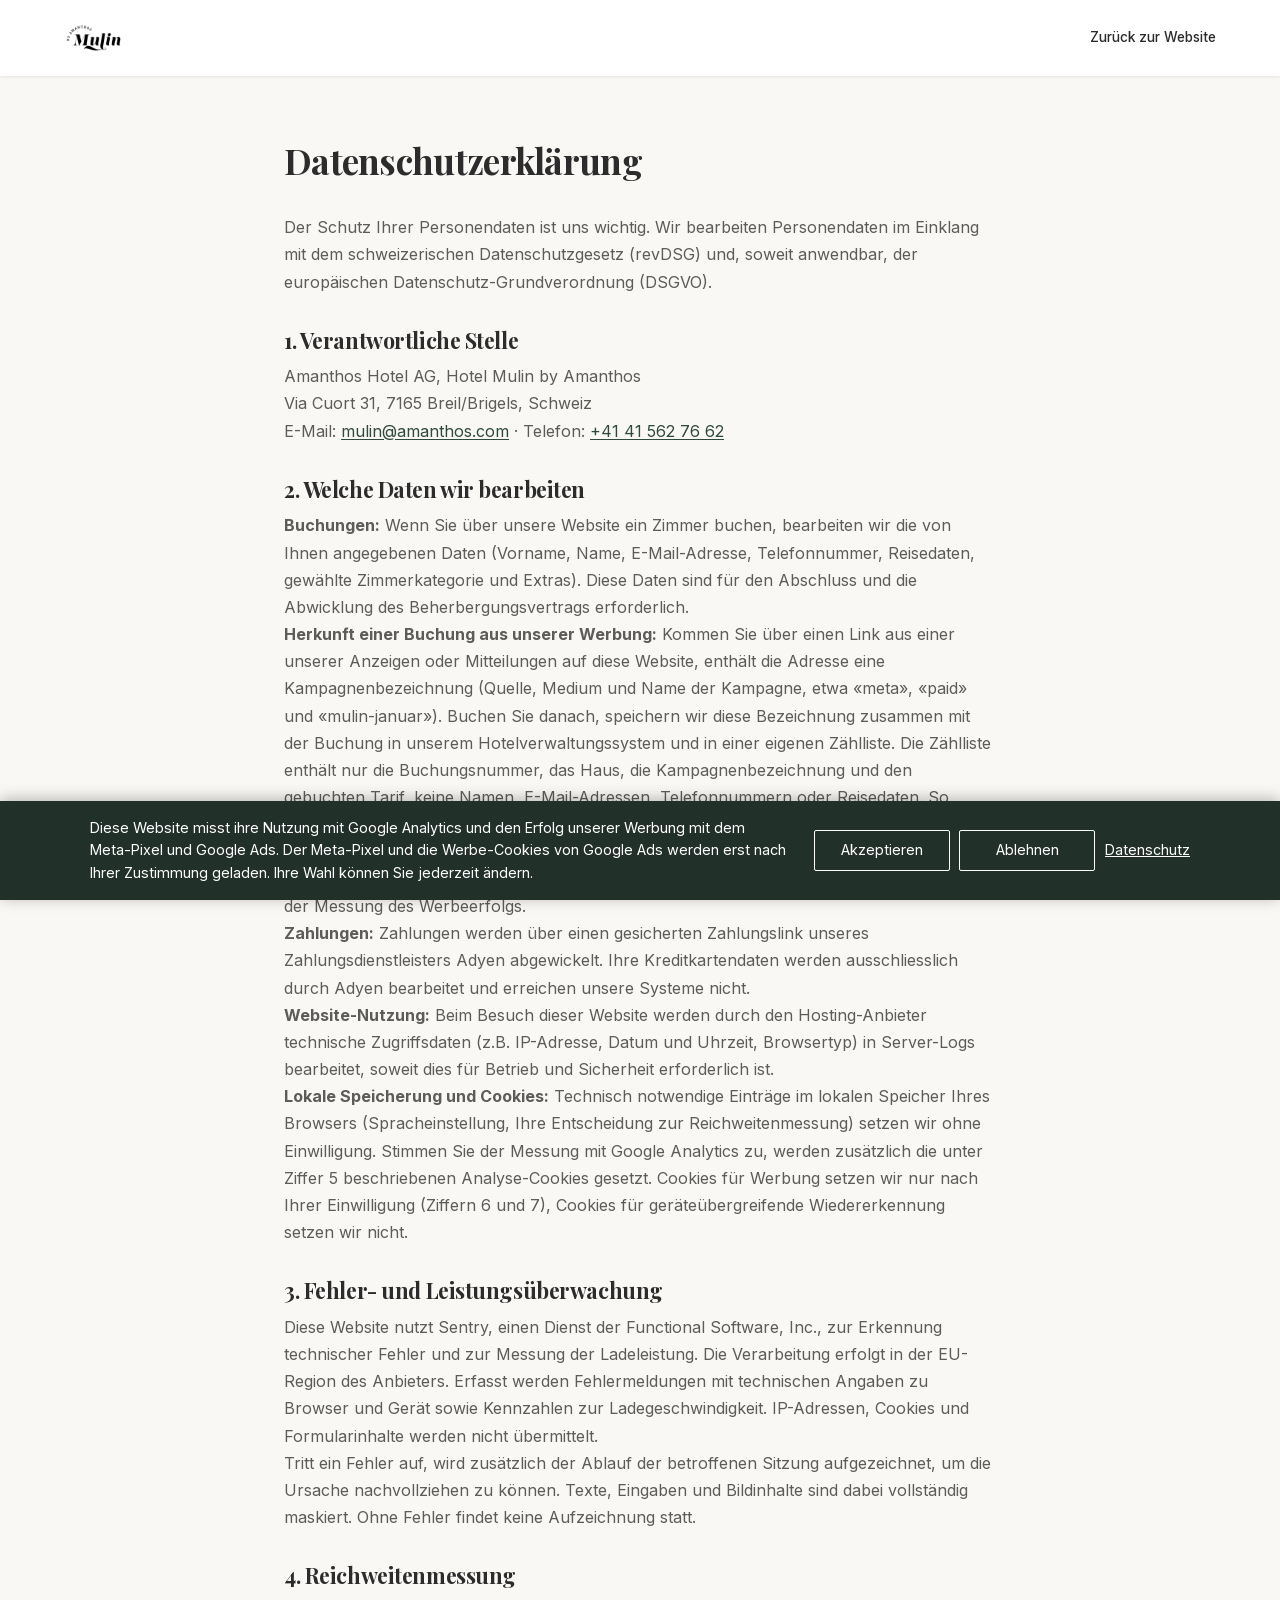
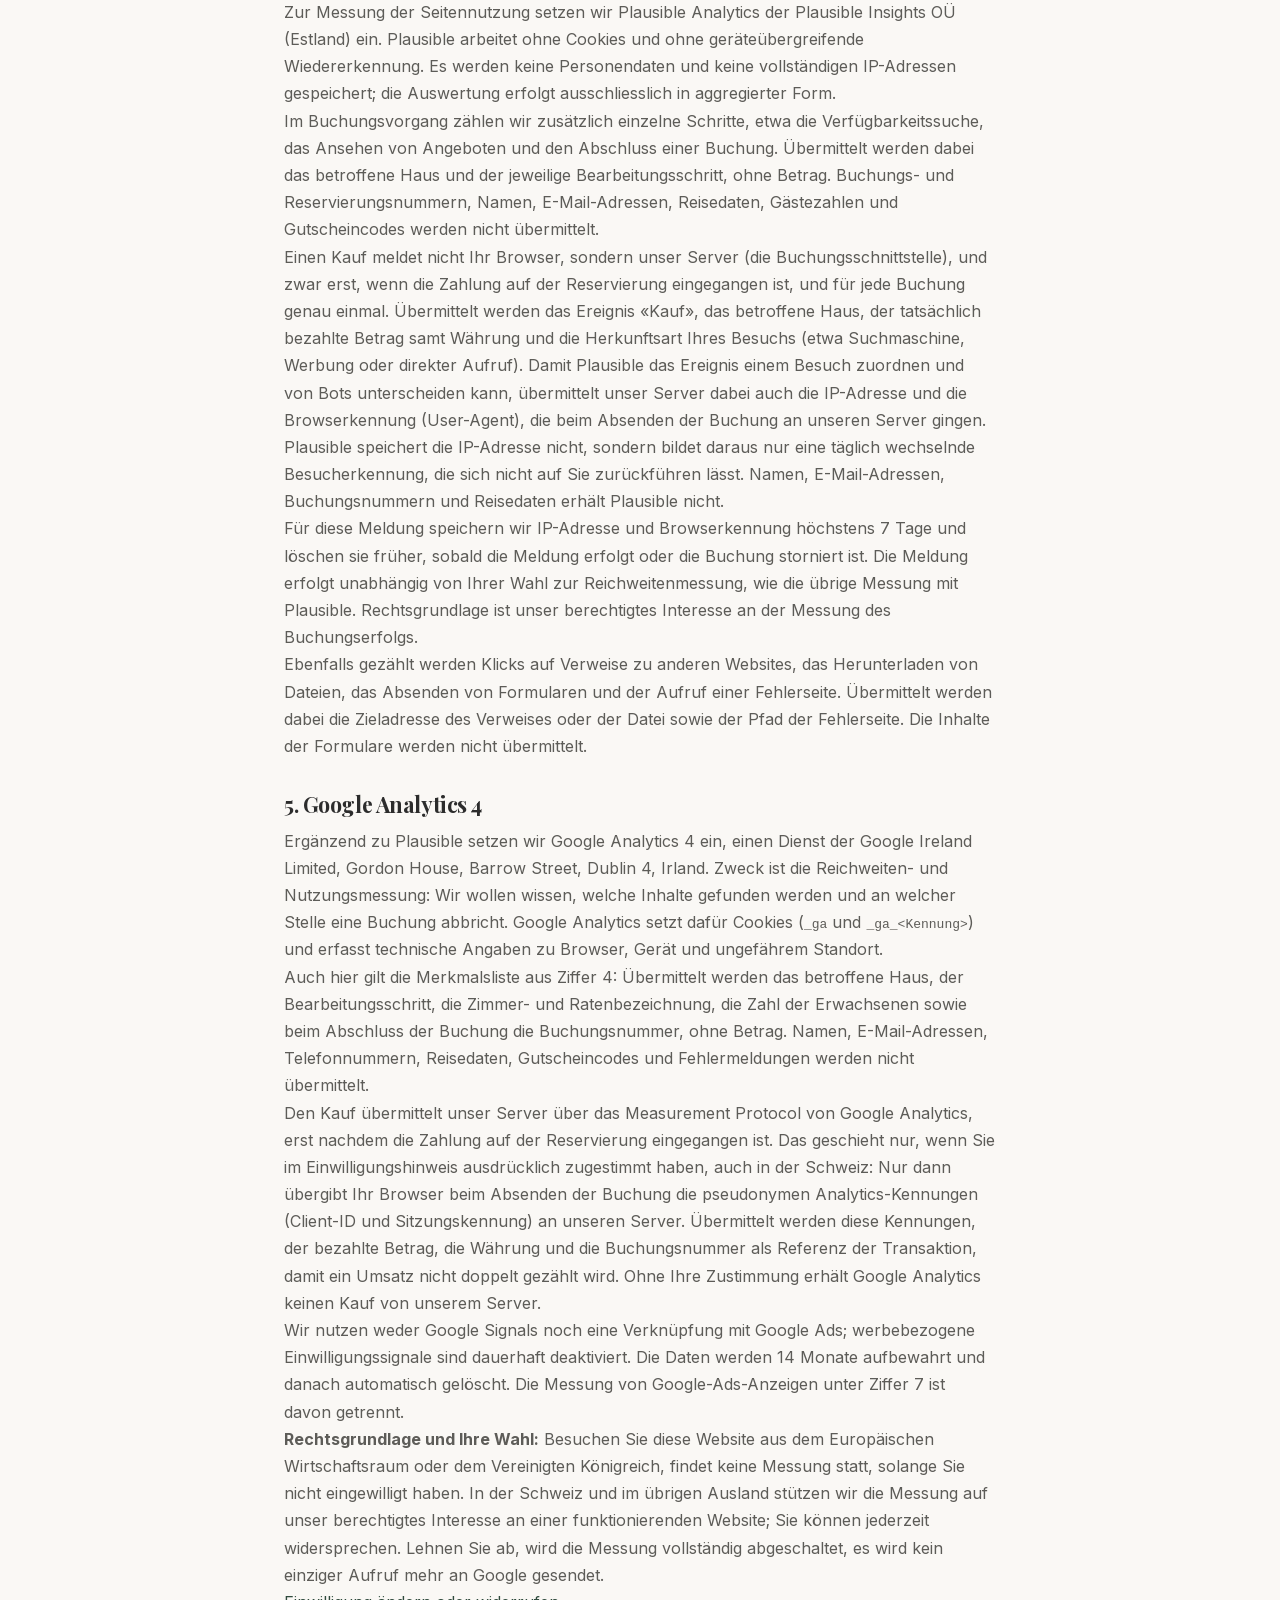
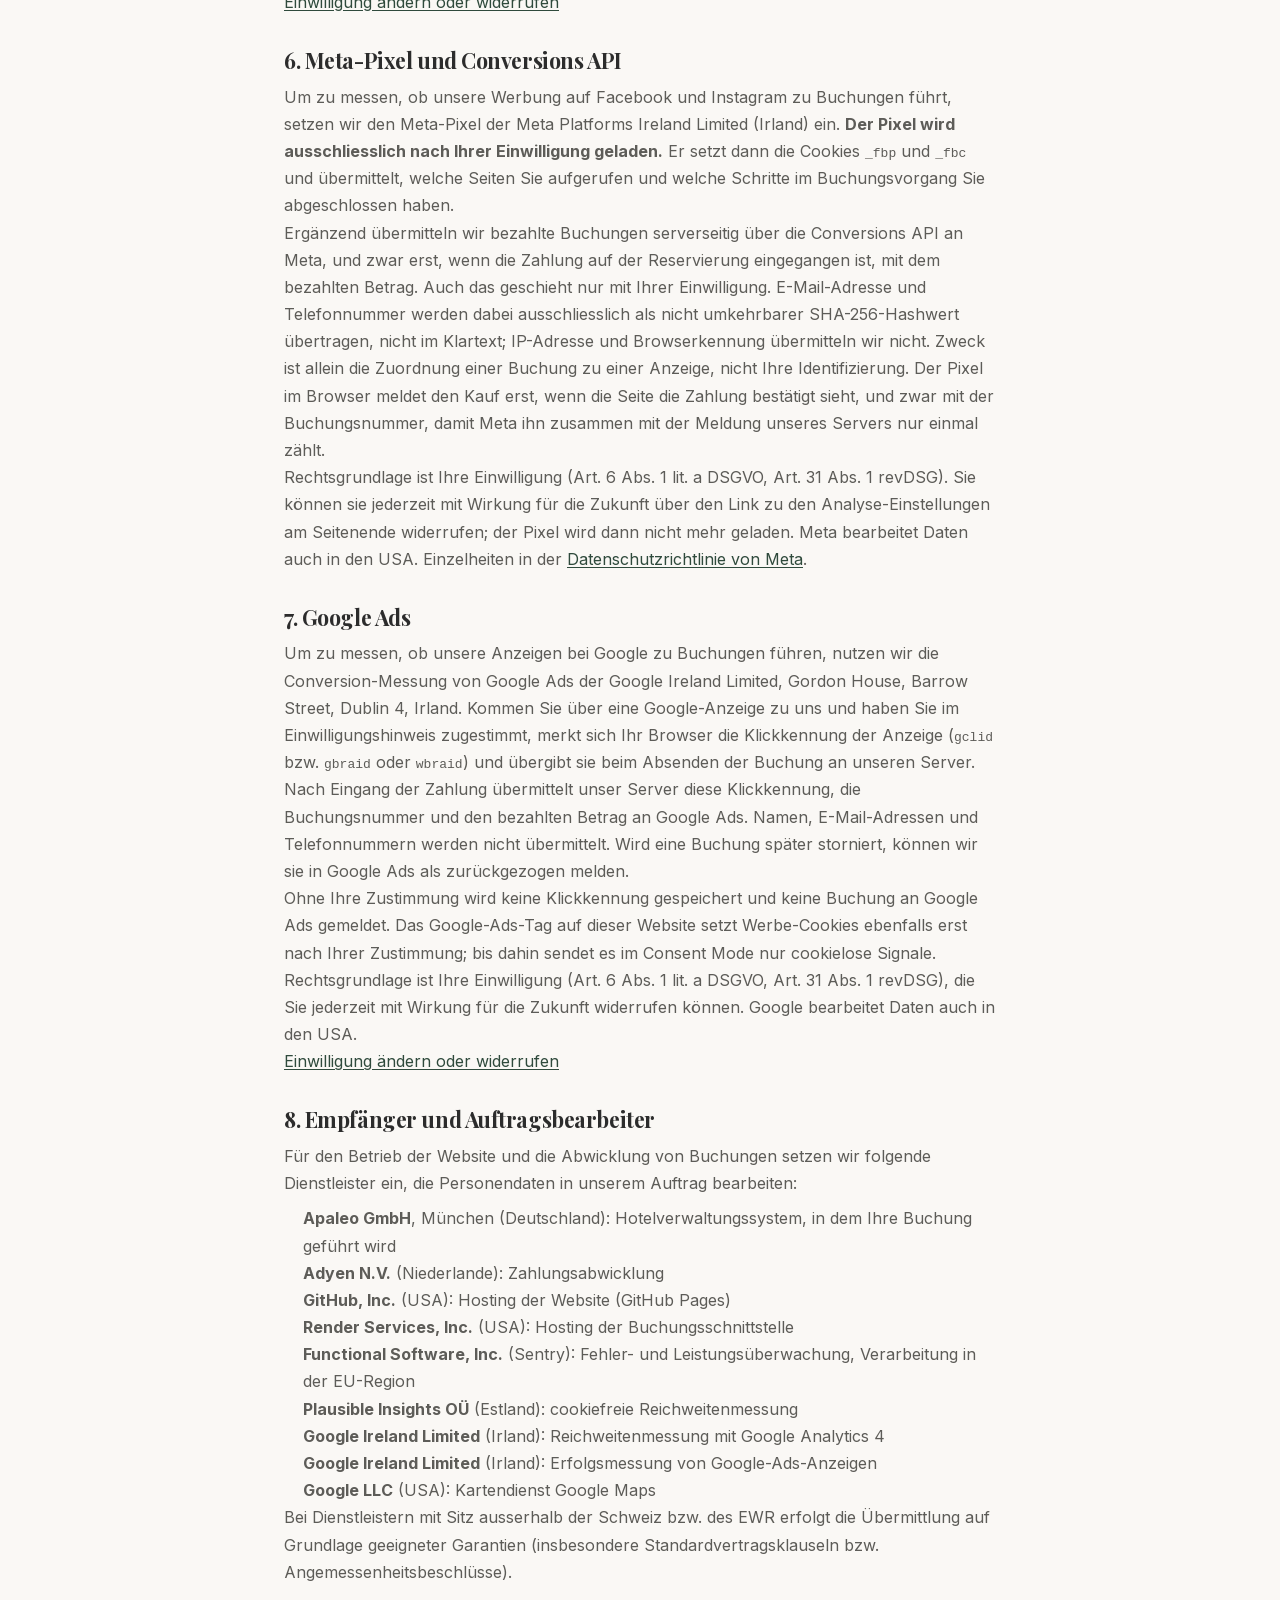
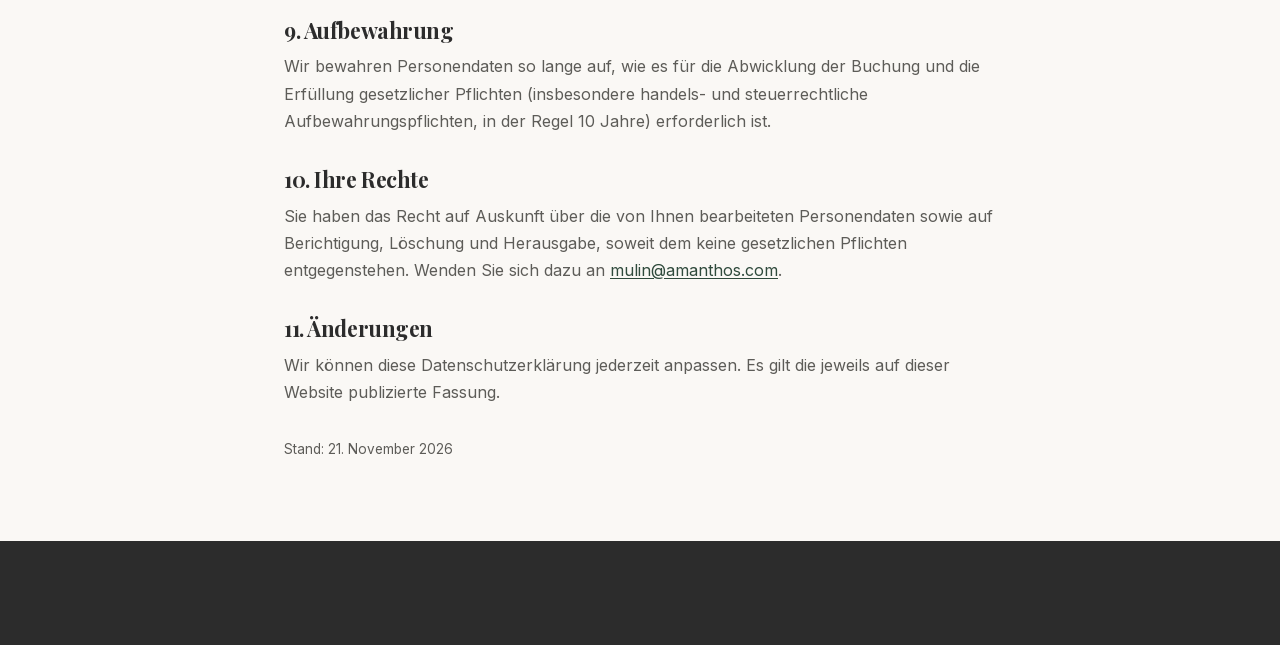
<file: datenschutz.html>
<!DOCTYPE html>
<html lang="de">
<head>
  <meta charset="UTF-8">
  <meta name="viewport" content="width=device-width, initial-scale=1.0">
  <title>Datenschutzerklärung | Hotel Mulin Brigels</title>
  <meta name="description" content="Datenschutzerklärung des Hotel Mulin by Amanthos, Breil/Brigels.">
  <meta name="robots" content="noindex, follow">
  <link rel="canonical" href="https://hotelmulin.ch/datenschutz.html">
  <style>
    @font-face{font-family:'Inter';font-style:normal;font-weight:400 700;font-display:swap;src:url(./assets/fonts/Inter.woff2) format('woff2')}
    @font-face{font-family:'Playfair Display';font-style:normal;font-weight:400 700;font-display:swap;src:url(./assets/fonts/PlayfairDisplay.woff2) format('woff2')}
  </style>
  <link rel="stylesheet" href="./css/style.min.css?v=20260821a11y">
  <link rel="icon" type="image/png" href="./assets/images/logo-white.png">
  <meta name="theme-color" content="#22302a">
  <style>
    .nav-logo img { height: 44px; width: auto; }
    #logoColor { filter: brightness(0); }
    .nav.legal-nav { position: sticky; background: var(--color-surface); box-shadow: var(--shadow-sm); }
    .nav.legal-nav .logo-white { display: none; }
    .nav.legal-nav .logo-color { display: block; }
    .nav.legal-nav .nav-links a { color: var(--color-text); }
    .legal-page { padding: 4rem 0 5rem; }
    .legal-page h1 { font-family: var(--font-heading); font-size: 2.2rem; margin-bottom: 2rem; }
    .legal-page h2 { font-family: var(--font-heading); font-size: 1.35rem; margin: 2rem 0 .6rem; }
    .legal-page p, .legal-page li { color: var(--color-text-muted); line-height: 1.7; }
    .legal-page ul { margin: .5rem 0 0 1.2rem; }
    .legal-page a { color: var(--color-primary); }
    .legal-container { max-width: 760px; margin: 0 auto; padding: 0 1.5rem; }
  </style>
  <!-- Sentry: error + performance monitoring. Config in js/sentry-init.js -->
  <script src="https://browser.sentry-cdn.com/10.68.0/bundle.tracing.min.js"
          integrity="sha384-IDGicfmkFBjzbyXFRgxkdVAjmPeBqxWZUv7oUbKSCAc+OEMdNXzrciXnPJzd17Xc"
          crossorigin="anonymous" defer></script>
  <script src="./js/sentry-init.js" defer></script>
  <!-- Privacy-friendly analytics by Plausible -->
  <script async src="https://plausible.io/js/pa-wxH1rs3S-BhPL7vkG6M0Q.js"></script>
  <script>
    window.plausible=window.plausible||function(){(plausible.q=plausible.q||[]).push(arguments)},plausible.init=plausible.init||function(i){plausible.o=i||{}};
    plausible.init()
  </script>
  <!-- Google Analytics 4 (eigene Property). consent.js laedt SYNCHRON und VOR dem
       gtag-Loader: nur so stehen die Consent-Defaults, bevor gtag konfiguriert. -->
  <script src="./js/consent.js"></script>
  <script defer src="./js/meta.js"></script>
    <script>
      window.dataLayer = window.dataLayer || [];
      function gtag(){dataLayer.push(arguments);}
      gtag('js', new Date());
      gtag('config', 'G-M82K4CLF9E');
      gtag('config', 'AW-702540316');
      // gtag.js wiegt 183 KB uebertragen. Bei Ablehnung wurde es bisher trotzdem
      // geholt und danach vom ga-disable-Kill-Switch stillgelegt. Jetzt kommt es
      // nur, wenn keine Ablehnung gespeichert ist; wer spaeter zustimmt, bekommt
      // es ueber am:consent-change sofort nachgereicht.
      (function () {
        var geholt = false;
        function laden() {
          if (geholt) return;
          geholt = true;
          var s = document.createElement('script');
          s.async = true;
          s.src = 'https://www.googletagmanager.com/gtag/js?id=G-M82K4CLF9E';
          (document.head || document.documentElement).appendChild(s);
        }
        var wahl = null;
        try { wahl = window.localStorage.getItem('am_consent_analytics'); } catch (e) { /* Privatmodus */ }
        if (wahl !== 'denied') { laden(); }
        document.addEventListener('am:consent-change', function (e) {
          if (e && e.detail && e.detail.state === 'granted') { laden(); }
        });
      })();
    </script>
</head>
<body>

  <nav class="nav legal-nav" id="nav">
    <div class="nav-inner">
      <a href="./index.html" class="nav-logo">
        <img src="./assets/images/logo-white.png" alt="Hotel Mulin by Amanthos" class="logo-white" id="logoWhite">
        <img src="./assets/images/logo-white.png" alt="Hotel Mulin by Amanthos" class="logo-color" id="logoColor">
      </a>
      <div class="nav-links">
        <a href="./index.html">Zurück zur Website</a>
      </div>
    </div>
  </nav>

  <main class="legal-page">
    <div class="legal-container">
      <h1>Datenschutzerklärung</h1>
      <p>Der Schutz Ihrer Personendaten ist uns wichtig. Wir bearbeiten Personendaten im Einklang mit dem schweizerischen Datenschutzgesetz (revDSG) und, soweit anwendbar, der europäischen Datenschutz-Grundverordnung (DSGVO).</p>

      <h2>1. Verantwortliche Stelle</h2>
      <p>
        Amanthos Hotel AG, Hotel Mulin by Amanthos<br>
        Via Cuort 31, 7165 Breil/Brigels, Schweiz<br>
        E-Mail: <a href="mailto:mulin@amanthos.com">mulin@amanthos.com</a> · Telefon: <a href="tel:+41415627662">+41 41 562 76 62</a>
      </p>

      <h2>2. Welche Daten wir bearbeiten</h2>
      <p><strong>Buchungen:</strong> Wenn Sie über unsere Website ein Zimmer buchen, bearbeiten wir die von Ihnen angegebenen Daten (Vorname, Name, E-Mail-Adresse, Telefonnummer, Reisedaten, gewählte Zimmerkategorie und Extras). Diese Daten sind für den Abschluss und die Abwicklung des Beherbergungsvertrags erforderlich.</p>
      <p><strong>Herkunft einer Buchung aus unserer Werbung:</strong> Kommen Sie über einen Link aus einer unserer Anzeigen oder Mitteilungen auf diese Website, enthält die Adresse eine Kampagnenbezeichnung (Quelle, Medium und Name der Kampagne, etwa «meta», «paid» und «mulin-januar»). Buchen Sie danach, speichern wir diese Bezeichnung zusammen mit der Buchung in unserem Hotelverwaltungssystem und in einer eigenen Zählliste. Die Zählliste enthält nur die Buchungsnummer, das Haus, die Kampagnenbezeichnung und den gebuchten Tarif, keine Namen, E-Mail-Adressen, Telefonnummern oder Reisedaten. So zählen wir, wie viele bezahlte Buchungen eine Kampagne gebracht hat. Dabei wird kein Cookie gesetzt und nichts an Werbeanbieter übermittelt; es geschieht deshalb unabhängig von Ihrer Wahl im Einwilligungshinweis. Rechtsgrundlage ist unser berechtigtes Interesse an der Messung des Werbeerfolgs.</p>
      <p><strong>Zahlungen:</strong> Zahlungen werden über einen gesicherten Zahlungslink unseres Zahlungsdienstleisters Adyen abgewickelt. Ihre Kreditkartendaten werden ausschliesslich durch Adyen bearbeitet und erreichen unsere Systeme nicht.</p>
      <p><strong>Website-Nutzung:</strong> Beim Besuch dieser Website werden durch den Hosting-Anbieter technische Zugriffsdaten (z.B. IP-Adresse, Datum und Uhrzeit, Browsertyp) in Server-Logs bearbeitet, soweit dies für Betrieb und Sicherheit erforderlich ist.</p>
      <p><strong>Lokale Speicherung und Cookies:</strong> Technisch notwendige Einträge im lokalen Speicher Ihres Browsers (Spracheinstellung, Ihre Entscheidung zur Reichweitenmessung) setzen wir ohne Einwilligung. Stimmen Sie der Messung mit Google Analytics zu, werden zusätzlich die unter Ziffer 5 beschriebenen Analyse-Cookies gesetzt. Cookies für Werbung setzen wir nur nach Ihrer Einwilligung (Ziffern 6 und 7), Cookies für geräteübergreifende Wiedererkennung setzen wir nicht.</p>

      <h2>3. Fehler- und Leistungsüberwachung</h2>
      <p>Diese Website nutzt Sentry, einen Dienst der Functional Software, Inc., zur Erkennung technischer Fehler und zur Messung der Ladeleistung. Die Verarbeitung erfolgt in der EU-Region des Anbieters. Erfasst werden Fehlermeldungen mit technischen Angaben zu Browser und Gerät sowie Kennzahlen zur Ladegeschwindigkeit. IP-Adressen, Cookies und Formularinhalte werden nicht übermittelt.</p>
      <p>Tritt ein Fehler auf, wird zusätzlich der Ablauf der betroffenen Sitzung aufgezeichnet, um die Ursache nachvollziehen zu können. Texte, Eingaben und Bildinhalte sind dabei vollständig maskiert. Ohne Fehler findet keine Aufzeichnung statt.</p>

      <h2>4. Reichweitenmessung</h2>
      <p>Zur Messung der Seitennutzung setzen wir Plausible Analytics der Plausible Insights OÜ (Estland) ein. Plausible arbeitet ohne Cookies und ohne geräteübergreifende Wiedererkennung. Es werden keine Personendaten und keine vollständigen IP-Adressen gespeichert; die Auswertung erfolgt ausschliesslich in aggregierter Form.</p>
      <p>Im Buchungsvorgang zählen wir zusätzlich einzelne Schritte, etwa die Verfügbarkeitssuche, das Ansehen von Angeboten und den Abschluss einer Buchung. Übermittelt werden dabei das betroffene Haus und der jeweilige Bearbeitungsschritt, ohne Betrag. Buchungs- und Reservierungsnummern, Namen, E-Mail-Adressen, Reisedaten, Gästezahlen und Gutscheincodes werden nicht übermittelt.</p>
      <p>Einen Kauf meldet nicht Ihr Browser, sondern unser Server (die Buchungsschnittstelle), und zwar erst, wenn die Zahlung auf der Reservierung eingegangen ist, und für jede Buchung genau einmal. Übermittelt werden das Ereignis «Kauf», das betroffene Haus, der tatsächlich bezahlte Betrag samt Währung und die Herkunftsart Ihres Besuchs (etwa Suchmaschine, Werbung oder direkter Aufruf). Damit Plausible das Ereignis einem Besuch zuordnen und von Bots unterscheiden kann, übermittelt unser Server dabei auch die IP-Adresse und die Browserkennung (User-Agent), die beim Absenden der Buchung an unseren Server gingen. Plausible speichert die IP-Adresse nicht, sondern bildet daraus nur eine täglich wechselnde Besucherkennung, die sich nicht auf Sie zurückführen lässt. Namen, E-Mail-Adressen, Buchungsnummern und Reisedaten erhält Plausible nicht.</p>
      <p>Für diese Meldung speichern wir IP-Adresse und Browserkennung höchstens 7 Tage und löschen sie früher, sobald die Meldung erfolgt oder die Buchung storniert ist. Die Meldung erfolgt unabhängig von Ihrer Wahl zur Reichweitenmessung, wie die übrige Messung mit Plausible. Rechtsgrundlage ist unser berechtigtes Interesse an der Messung des Buchungserfolgs.</p>
      <p>
        Ebenfalls gezählt werden Klicks auf Verweise zu anderen Websites, das Herunterladen
        von Dateien, das Absenden von Formularen und der Aufruf einer Fehlerseite. Übermittelt
        werden dabei die Zieladresse des Verweises oder der Datei sowie der Pfad der
        Fehlerseite. Die Inhalte der Formulare werden nicht übermittelt.
      </p>

      <h2>5. Google Analytics 4</h2>
      <p>Ergänzend zu Plausible setzen wir Google Analytics 4 ein, einen Dienst der Google Ireland Limited, Gordon House, Barrow Street, Dublin 4, Irland. Zweck ist die Reichweiten- und Nutzungsmessung: Wir wollen wissen, welche Inhalte gefunden werden und an welcher Stelle eine Buchung abbricht. Google Analytics setzt dafür Cookies (<code>_ga</code> und <code>_ga_&lt;Kennung&gt;</code>) und erfasst technische Angaben zu Browser, Gerät und ungefährem Standort.</p>
      <p>Auch hier gilt die Merkmalsliste aus Ziffer 4: Übermittelt werden das betroffene Haus, der Bearbeitungsschritt, die Zimmer- und Ratenbezeichnung, die Zahl der Erwachsenen sowie beim Abschluss der Buchung die Buchungsnummer, ohne Betrag. Namen, E-Mail-Adressen, Telefonnummern, Reisedaten, Gutscheincodes und Fehlermeldungen werden nicht übermittelt.</p>
      <p>Den Kauf übermittelt unser Server über das Measurement Protocol von Google Analytics, erst nachdem die Zahlung auf der Reservierung eingegangen ist. Das geschieht nur, wenn Sie im Einwilligungshinweis ausdrücklich zugestimmt haben, auch in der Schweiz: Nur dann übergibt Ihr Browser beim Absenden der Buchung die pseudonymen Analytics-Kennungen (Client-ID und Sitzungskennung) an unseren Server. Übermittelt werden diese Kennungen, der bezahlte Betrag, die Währung und die Buchungsnummer als Referenz der Transaktion, damit ein Umsatz nicht doppelt gezählt wird. Ohne Ihre Zustimmung erhält Google Analytics keinen Kauf von unserem Server.</p>
      <p>Wir nutzen weder Google Signals noch eine Verknüpfung mit Google Ads; werbebezogene Einwilligungssignale sind dauerhaft deaktiviert. Die Daten werden 14 Monate aufbewahrt und danach automatisch gelöscht. Die Messung von Google-Ads-Anzeigen unter Ziffer 7 ist davon getrennt.</p>
      <p><strong>Rechtsgrundlage und Ihre Wahl:</strong> Besuchen Sie diese Website aus dem Europäischen Wirtschaftsraum oder dem Vereinigten Königreich, findet keine Messung statt, solange Sie nicht eingewilligt haben. In der Schweiz und im übrigen Ausland stützen wir die Messung auf unser berechtigtes Interesse an einer funktionierenden Website; Sie können jederzeit widersprechen. Lehnen Sie ab, wird die Messung vollständig abgeschaltet, es wird kein einziger Aufruf mehr an Google gesendet.</p>
      <p><a href="#" onclick="return window.amConsent ? (amConsent.open(), false) : false">Einwilligung ändern oder widerrufen</a></p>

      <h2>6. Meta-Pixel und Conversions API</h2>
      <p>
        Um zu messen, ob unsere Werbung auf Facebook und Instagram zu Buchungen führt, setzen
        wir den Meta-Pixel der Meta Platforms Ireland Limited (Irland) ein.
        <strong>Der Pixel wird ausschliesslich nach Ihrer Einwilligung geladen.</strong> Er
        setzt dann die Cookies <code>_fbp</code> und <code>_fbc</code> und übermittelt, welche
        Seiten Sie aufgerufen und welche Schritte im Buchungsvorgang Sie abgeschlossen haben.
      </p>
      <p>
        Ergänzend übermitteln wir bezahlte Buchungen serverseitig über die Conversions API an
        Meta, und zwar erst, wenn die Zahlung auf der Reservierung eingegangen ist, mit dem
        bezahlten Betrag. Auch das geschieht nur mit Ihrer Einwilligung. E-Mail-Adresse und
        Telefonnummer werden dabei ausschliesslich als nicht
        umkehrbarer SHA-256-Hashwert übertragen, nicht im Klartext; IP-Adresse und
        Browserkennung übermitteln wir nicht. Zweck ist allein die Zuordnung einer Buchung zu
        einer Anzeige, nicht Ihre Identifizierung. Der Pixel im Browser meldet den Kauf erst,
        wenn die Seite die Zahlung bestätigt sieht, und zwar mit der Buchungsnummer, damit Meta
        ihn zusammen mit der Meldung unseres Servers nur einmal zählt.
      </p>
      <p>
        Rechtsgrundlage ist Ihre Einwilligung (Art. 6 Abs. 1 lit. a DSGVO, Art. 31 Abs. 1
        revDSG). Sie können sie jederzeit mit Wirkung für die Zukunft über den Link zu den
        Analyse-Einstellungen am Seitenende widerrufen; der Pixel wird dann nicht mehr geladen.
        Meta bearbeitet Daten auch in den USA. Einzelheiten in der
        <a href="https://www.facebook.com/privacy/policy" target="_blank" rel="noopener">Datenschutzrichtlinie von Meta</a>.
      </p>

      <h2>7. Google Ads</h2>
      <p>Um zu messen, ob unsere Anzeigen bei Google zu Buchungen führen, nutzen wir die Conversion-Messung von Google Ads der Google Ireland Limited, Gordon House, Barrow Street, Dublin 4, Irland. Kommen Sie über eine Google-Anzeige zu uns und haben Sie im Einwilligungshinweis zugestimmt, merkt sich Ihr Browser die Klickkennung der Anzeige (<code>gclid</code> bzw. <code>gbraid</code> oder <code>wbraid</code>) und übergibt sie beim Absenden der Buchung an unseren Server. Nach Eingang der Zahlung übermittelt unser Server diese Klickkennung, die Buchungsnummer und den bezahlten Betrag an Google Ads. Namen, E-Mail-Adressen und Telefonnummern werden nicht übermittelt. Wird eine Buchung später storniert, können wir sie in Google Ads als zurückgezogen melden.</p>
      <p>Ohne Ihre Zustimmung wird keine Klickkennung gespeichert und keine Buchung an Google Ads gemeldet. Das Google-Ads-Tag auf dieser Website setzt Werbe-Cookies ebenfalls erst nach Ihrer Zustimmung; bis dahin sendet es im Consent Mode nur cookielose Signale. Rechtsgrundlage ist Ihre Einwilligung (Art. 6 Abs. 1 lit. a DSGVO, Art. 31 Abs. 1 revDSG), die Sie jederzeit mit Wirkung für die Zukunft widerrufen können. Google bearbeitet Daten auch in den USA.</p>
      <p><a href="#" onclick="return window.amConsent ? (amConsent.open(), false) : false">Einwilligung ändern oder widerrufen</a></p>

      <h2>8. Empfänger und Auftragsbearbeiter</h2>
      <p>Für den Betrieb der Website und die Abwicklung von Buchungen setzen wir folgende Dienstleister ein, die Personendaten in unserem Auftrag bearbeiten:</p>
      <ul>
        <li><strong>Apaleo GmbH</strong>, München (Deutschland): Hotelverwaltungssystem, in dem Ihre Buchung geführt wird</li>
        <li><strong>Adyen N.V.</strong> (Niederlande): Zahlungsabwicklung</li>
        <li><strong>GitHub, Inc.</strong> (USA): Hosting der Website (GitHub Pages)</li>
        <li><strong>Render Services, Inc.</strong> (USA): Hosting der Buchungsschnittstelle</li>
        <li><strong>Functional Software, Inc.</strong> (Sentry): Fehler- und Leistungsüberwachung, Verarbeitung in der EU-Region</li>
        <li><strong>Plausible Insights OÜ</strong> (Estland): cookiefreie Reichweitenmessung</li>
        <li><strong>Google Ireland Limited</strong> (Irland): Reichweitenmessung mit Google Analytics 4</li>
        <li><strong>Google Ireland Limited</strong> (Irland): Erfolgsmessung von Google-Ads-Anzeigen</li>
        <li><strong>Google LLC</strong> (USA): Kartendienst Google Maps</li>
      </ul>
      <p>Bei Dienstleistern mit Sitz ausserhalb der Schweiz bzw. des EWR erfolgt die Übermittlung auf Grundlage geeigneter Garantien (insbesondere Standardvertragsklauseln bzw. Angemessenheitsbeschlüsse).</p>

      <h2>9. Aufbewahrung</h2>
      <p>Wir bewahren Personendaten so lange auf, wie es für die Abwicklung der Buchung und die Erfüllung gesetzlicher Pflichten (insbesondere handels- und steuerrechtliche Aufbewahrungspflichten, in der Regel 10 Jahre) erforderlich ist.</p>

      <h2>10. Ihre Rechte</h2>
      <p>Sie haben das Recht auf Auskunft über die von Ihnen bearbeiteten Personendaten sowie auf Berichtigung, Löschung und Herausgabe, soweit dem keine gesetzlichen Pflichten entgegenstehen. Wenden Sie sich dazu an <a href="mailto:mulin@amanthos.com">mulin@amanthos.com</a>.</p>

      <h2>11. Änderungen</h2>
      <p>Wir können diese Datenschutzerklärung jederzeit anpassen. Es gilt die jeweils auf dieser Website publizierte Fassung.</p>

      <p style="margin-top:2rem;font-size:.85rem;">Stand: 21. November 2026</p>
    </div>
  </main>

  <footer class="footer">
    <div class="container">
      <div class="footer-bottom">
        <div class="footer-bottom-left">
          <p>&copy; 2026 Hotel Mulin by Amanthos. Alle Rechte vorbehalten.</p>
        </div>
        <div class="footer-legal">
          <a href="./datenschutz.html">Datenschutz</a>
          <a href="./impressum.html">Impressum</a>
        </div>
      </div>
    </div>
  </footer>

</body>
</html>
</file>
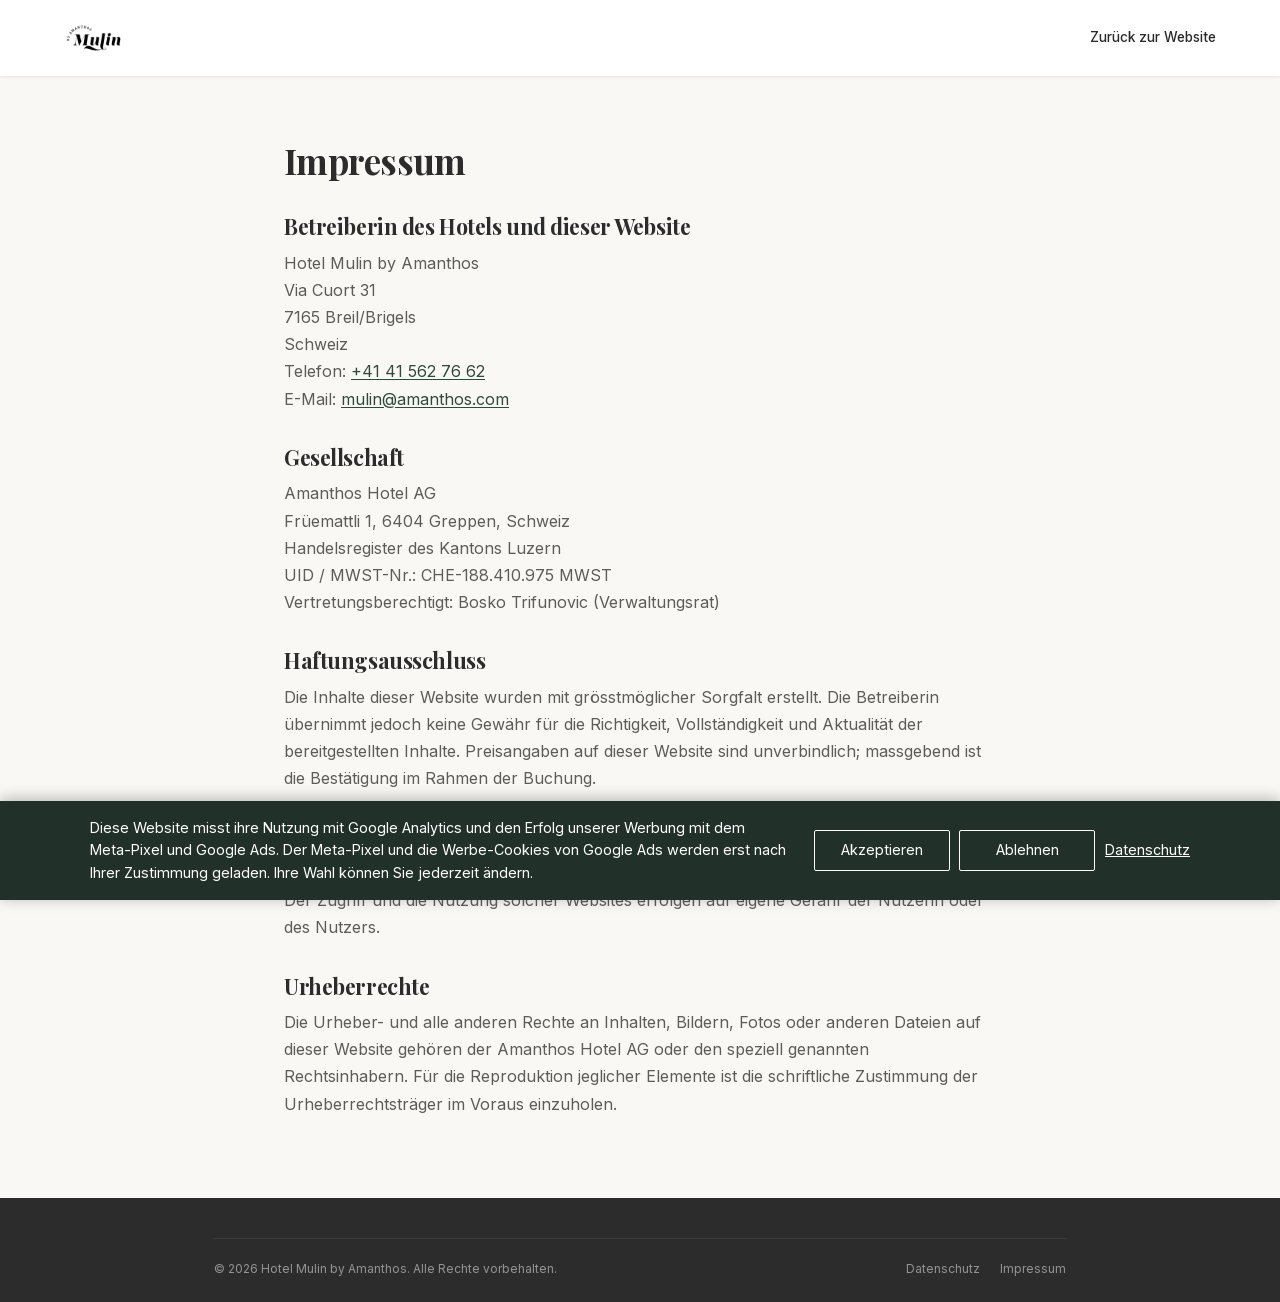
<file: impressum.html>
<!DOCTYPE html>
<html lang="de">
<head>
  <meta charset="UTF-8">
  <meta name="viewport" content="width=device-width, initial-scale=1.0">
  <title>Impressum | Hotel Mulin Brigels</title>
  <meta name="description" content="Impressum des Hotel Mulin by Amanthos, Breil/Brigels.">
  <meta name="robots" content="noindex, follow">
  <link rel="canonical" href="https://hotelmulin.ch/impressum.html">
  <style>
    @font-face{font-family:'Inter';font-style:normal;font-weight:400 700;font-display:swap;src:url(./assets/fonts/Inter.woff2) format('woff2')}
    @font-face{font-family:'Playfair Display';font-style:normal;font-weight:400 700;font-display:swap;src:url(./assets/fonts/PlayfairDisplay.woff2) format('woff2')}
  </style>
  <link rel="stylesheet" href="./css/style.min.css?v=20260821a11y">
  <link rel="icon" type="image/png" href="./assets/images/logo-white.png">
  <meta name="theme-color" content="#22302a">
  <style>
    .nav-logo img { height: 44px; width: auto; }
    #logoColor { filter: brightness(0); }
    .nav.legal-nav { position: sticky; background: var(--color-surface); box-shadow: var(--shadow-sm); }
    .nav.legal-nav .logo-white { display: none; }
    .nav.legal-nav .logo-color { display: block; }
    .nav.legal-nav .nav-links a { color: var(--color-text); }
    .legal-page { padding: 4rem 0 5rem; }
    .legal-page h1 { font-family: var(--font-heading); font-size: 2.2rem; margin-bottom: 2rem; }
    .legal-page h2 { font-family: var(--font-heading); font-size: 1.35rem; margin: 2rem 0 .6rem; }
    .legal-page p, .legal-page li { color: var(--color-text-muted); line-height: 1.7; }
    .legal-page ul { margin: .5rem 0 0 1.2rem; }
    .legal-page a { color: var(--color-primary); }
    .legal-container { max-width: 760px; margin: 0 auto; padding: 0 1.5rem; }
  </style>
  <!-- Sentry: error + performance monitoring. Config in js/sentry-init.js -->
  <script src="https://browser.sentry-cdn.com/10.68.0/bundle.tracing.min.js"
          integrity="sha384-IDGicfmkFBjzbyXFRgxkdVAjmPeBqxWZUv7oUbKSCAc+OEMdNXzrciXnPJzd17Xc"
          crossorigin="anonymous" defer></script>
  <script src="./js/sentry-init.js" defer></script>
  <!-- Privacy-friendly analytics by Plausible -->
  <script async src="https://plausible.io/js/pa-wxH1rs3S-BhPL7vkG6M0Q.js"></script>
  <script>
    window.plausible=window.plausible||function(){(plausible.q=plausible.q||[]).push(arguments)},plausible.init=plausible.init||function(i){plausible.o=i||{}};
    plausible.init()
  </script>
  <!-- Google Analytics 4 (eigene Property). consent.js laedt SYNCHRON und VOR dem
       gtag-Loader: nur so stehen die Consent-Defaults, bevor gtag konfiguriert. -->
  <script src="./js/consent.js"></script>
  <script defer src="./js/meta.js"></script>
    <script>
      window.dataLayer = window.dataLayer || [];
      function gtag(){dataLayer.push(arguments);}
      gtag('js', new Date());
      gtag('config', 'G-M82K4CLF9E');
      gtag('config', 'AW-702540316');
      // gtag.js wiegt 183 KB uebertragen. Bei Ablehnung wurde es bisher trotzdem
      // geholt und danach vom ga-disable-Kill-Switch stillgelegt. Jetzt kommt es
      // nur, wenn keine Ablehnung gespeichert ist; wer spaeter zustimmt, bekommt
      // es ueber am:consent-change sofort nachgereicht.
      (function () {
        var geholt = false;
        function laden() {
          if (geholt) return;
          geholt = true;
          var s = document.createElement('script');
          s.async = true;
          s.src = 'https://www.googletagmanager.com/gtag/js?id=G-M82K4CLF9E';
          (document.head || document.documentElement).appendChild(s);
        }
        var wahl = null;
        try { wahl = window.localStorage.getItem('am_consent_analytics'); } catch (e) { /* Privatmodus */ }
        if (wahl !== 'denied') { laden(); }
        document.addEventListener('am:consent-change', function (e) {
          if (e && e.detail && e.detail.state === 'granted') { laden(); }
        });
      })();
    </script>
</head>
<body>

  <nav class="nav legal-nav" id="nav">
    <div class="nav-inner">
      <a href="./index.html" class="nav-logo">
        <img src="./assets/images/logo-white.png" alt="Hotel Mulin by Amanthos" class="logo-white" id="logoWhite">
        <img src="./assets/images/logo-white.png" alt="Hotel Mulin by Amanthos" class="logo-color" id="logoColor">
      </a>
      <div class="nav-links">
        <a href="./index.html">Zurück zur Website</a>
      </div>
    </div>
  </nav>

  <main class="legal-page">
    <div class="legal-container">
      <h1>Impressum</h1>

      <h2>Betreiberin des Hotels und dieser Website</h2>
      <p>
        Hotel Mulin by Amanthos<br>
        Via Cuort 31<br>
        7165 Breil/Brigels<br>
        Schweiz
      </p>
      <p>
        Telefon: <a href="tel:+41415627662">+41 41 562 76 62</a><br>
        E-Mail: <a href="mailto:mulin@amanthos.com">mulin@amanthos.com</a>
      </p>

      <h2>Gesellschaft</h2>
      <p>
        Amanthos Hotel AG<br>
        Früemattli 1, 6404 Greppen, Schweiz<br>
        Handelsregister des Kantons Luzern<br>
        UID / MWST-Nr.: CHE-188.410.975 MWST<br>
        Vertretungsberechtigt: Bosko Trifunovic (Verwaltungsrat)
      </p>

      <h2>Haftungsausschluss</h2>
      <p>Die Inhalte dieser Website wurden mit grösstmöglicher Sorgfalt erstellt. Die Betreiberin übernimmt jedoch keine Gewähr für die Richtigkeit, Vollständigkeit und Aktualität der bereitgestellten Inhalte. Preisangaben auf dieser Website sind unverbindlich; massgebend ist die Bestätigung im Rahmen der Buchung.</p>

      <h2>Verweise auf Websites Dritter</h2>
      <p>Verweise und Links auf Websites Dritter liegen ausserhalb unseres Verantwortungsbereichs. Der Zugriff und die Nutzung solcher Websites erfolgen auf eigene Gefahr der Nutzerin oder des Nutzers.</p>

      <h2>Urheberrechte</h2>
      <p>Die Urheber- und alle anderen Rechte an Inhalten, Bildern, Fotos oder anderen Dateien auf dieser Website gehören der Amanthos Hotel AG oder den speziell genannten Rechtsinhabern. Für die Reproduktion jeglicher Elemente ist die schriftliche Zustimmung der Urheberrechtsträger im Voraus einzuholen.</p>
    </div>
  </main>

  <footer class="footer">
    <div class="container">
      <div class="footer-bottom">
        <div class="footer-bottom-left">
          <p>&copy; 2026 Hotel Mulin by Amanthos. Alle Rechte vorbehalten.</p>
        </div>
        <div class="footer-legal">
          <a href="./datenschutz.html">Datenschutz</a>
          <a href="./impressum.html">Impressum</a>
        </div>
      </div>
    </div>
  </footer>

</body>
</html>
</file>
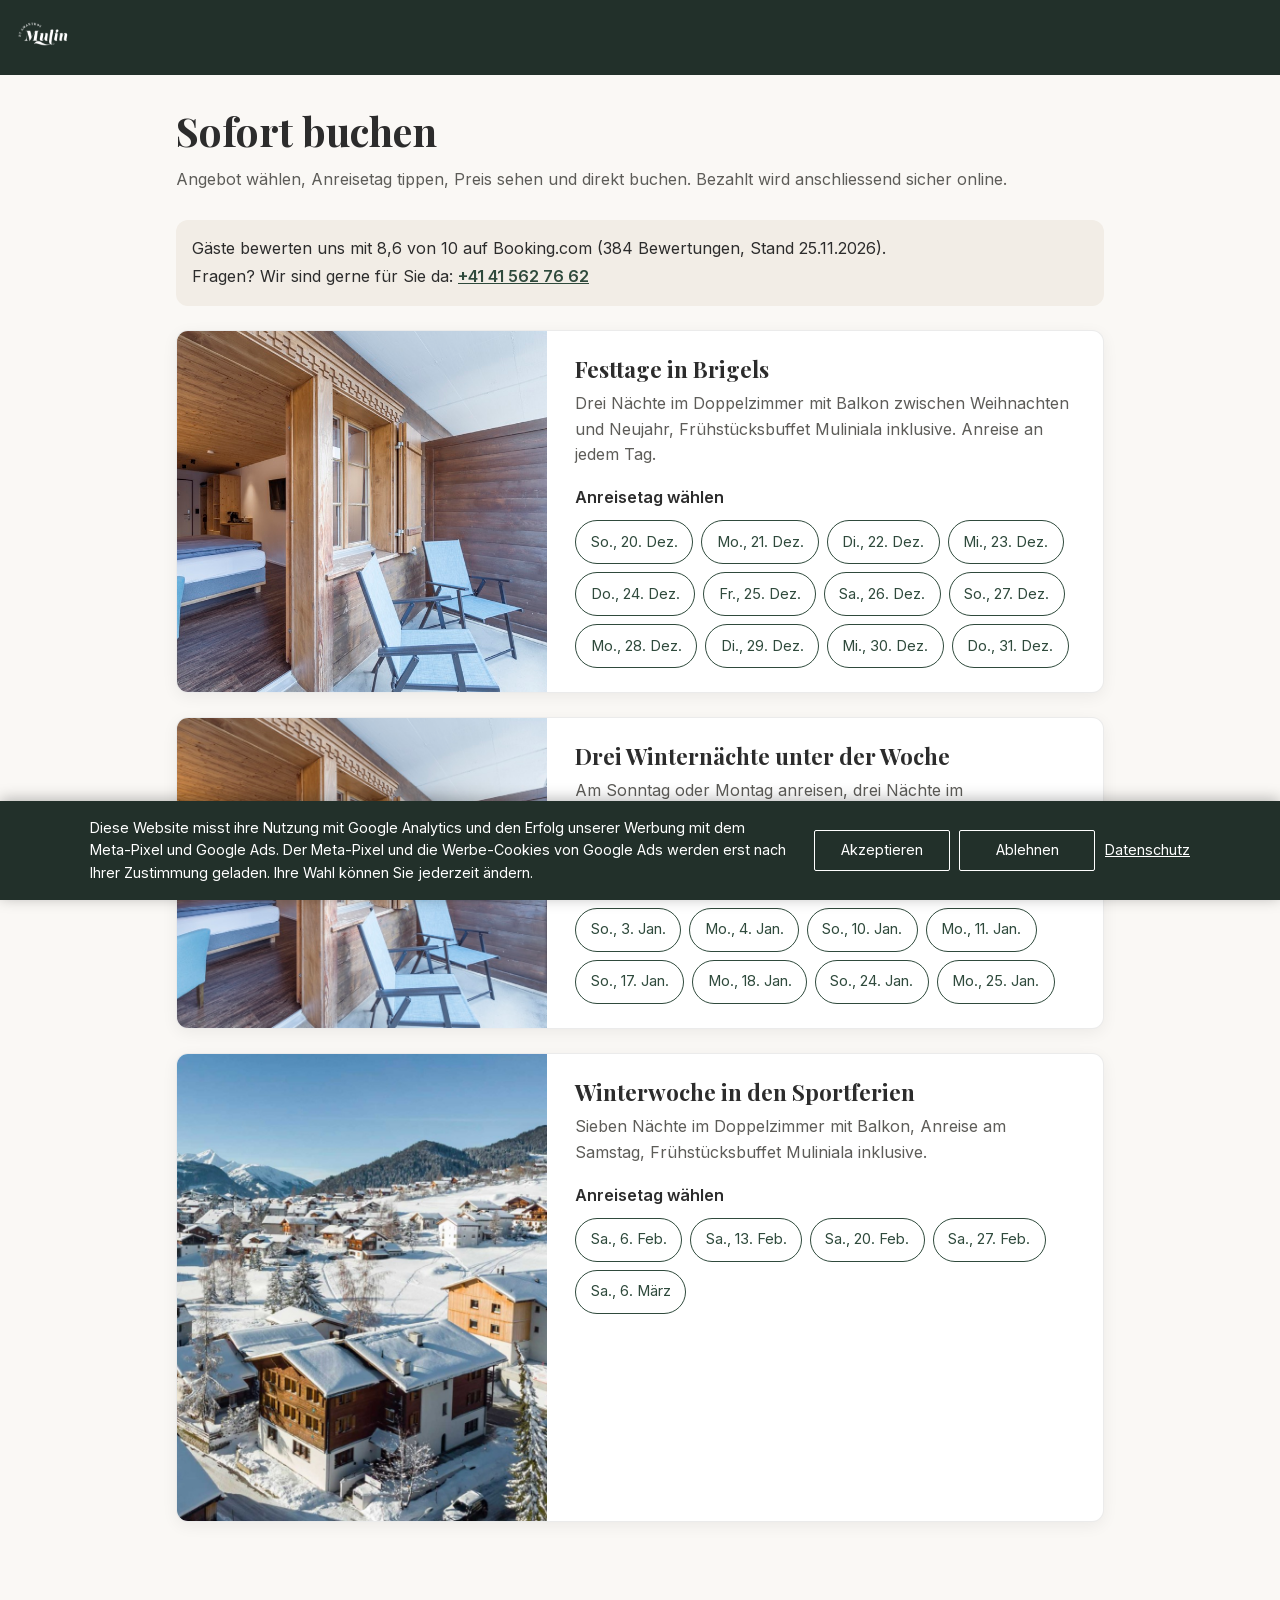
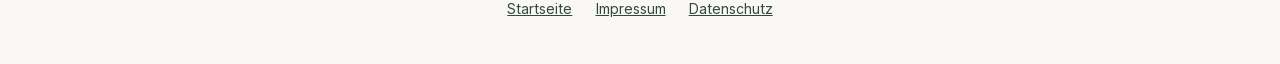
<file: sofortbuchung.html>
<!DOCTYPE html>
<html lang="de">
<head>
  <meta charset="UTF-8">
  <meta name="viewport" content="width=device-width, initial-scale=1.0">
  <!-- Seite Sofortbuchung (Bauplan mulin-sofortbuchung, K5): Landeseite der
       Meta-Anzeigen. Nur Deutsch, nicht im Index und nicht in der Sitemap.
       Gebucht wird hier selbst (js/sofort-buchen.js), ueber dieselbe Route
       POST /api/bookings wie die Startseite. -->
  <title>Sofort buchen | Hotel Mulin Brigels</title>
  <meta name="description" content="Hotel Mulin Brigels: Angebot wählen, Anreisetag tippen und direkt buchen.">
  <meta name="robots" content="noindex">

  <!-- Security headers. Die CSP nennt nur Quellen, die auch index.html nennt
       (Pruefung in tests/sofort-seite.test.mjs). -->
  <meta http-equiv="X-Content-Type-Options" content="nosniff">
  <meta name="referrer" content="strict-origin-when-cross-origin">
  <meta http-equiv="Content-Security-Policy" content="default-src 'self'; script-src 'self' 'unsafe-inline' https://plausible.io https://connect.facebook.net; style-src 'self' 'unsafe-inline'; font-src 'self'; img-src 'self' data: blob: https:; connect-src 'self' https://amanthos-website-api.onrender.com https://plausible.io https://www.facebook.com">

  <link rel="stylesheet" href="./css/sofort.css?v=20261125k6">
  <link rel="icon" type="image/png" href="./assets/images/logo-white.png">
  <meta name="theme-color" content="#22302a">

  <!-- Privacy-friendly analytics by Plausible -->
  <script async src="https://plausible.io/js/pa-wxH1rs3S-BhPL7vkG6M0Q.js"></script>
  <script>
    window.plausible=window.plausible||function(){(plausible.q=plausible.q||[]).push(arguments)},plausible.init=plausible.init||function(i){plausible.o=i||{}};
    plausible.init()
  </script>
  <!-- consent.js synchron und vor meta.js, wie auf der Startseite. -->
  <script src="./js/consent.js"></script>
  <script defer src="./js/meta.js"></script>
</head>
<body>
  <header class="sf-kopf">
    <a href="./" class="sf-logo"><img src="./assets/images/logo-white.png" alt="Hotel Mulin Brigels"></a>
  </header>

  <main class="sf-haupt">
    <h1>Sofort buchen</h1>
    <p class="sf-einleitung">Angebot wählen, Anreisetag tippen, Preis sehen und direkt buchen. Bezahlt wird anschliessend sicher online.</p>

    <div class="sf-liste" id="sofortListe"></div>

    <noscript>
      <p class="sf-verweis">Diese Seite braucht JavaScript. <a href="./#bookingBar">Zur Buchungsmaske</a></p>
    </noscript>
  </main>

  <footer class="sf-fuss">
    <a href="./">Startseite</a>
    <a href="./impressum.html">Impressum</a>
    <a href="./datenschutz.html">Datenschutz</a>
  </footer>

  <script src="./js/deeplink.js?v=20261121meta" defer></script>
  <script src="./js/sofort-kern.js?v=20261125k6" defer></script>
  <script src="./js/sofort-seite.js?v=20261125k6" defer></script>
  <script src="./js/sofort-buchen.js?v=20261125k6" defer></script>
  <script src="./js/sofort-angebote.js?v=20261125k6" defer></script>
</body>
</html>
</file>
<file: css/sofort.css>
/* Seite Sofortbuchung (Bauplan mulin-sofortbuchung, K5). Eigenes Stylesheet, damit die
   Seite nicht an css/style.min.css haengt; Farben und Schriften wie die Startseite.
   Das Formular unter der Karte (.sf-buchen) gestaltet Segment 10. */
@font-face{font-family:'Inter';font-style:normal;font-weight:400 700;font-display:swap;src:url(../assets/fonts/Inter.woff2) format('woff2')}
@font-face{font-family:'Playfair Display';font-style:normal;font-weight:400 700;font-display:swap;src:url(../assets/fonts/PlayfairDisplay.woff2) format('woff2')}

:root {
  --sf-gruen: #2F4A3C;
  --sf-dunkel: #22302a;
  --sf-grund: #FAF8F5;
  --sf-grund-alt: #F2EDE6;
  --sf-text: #2C2C2C;
  --sf-leise: #5D5C58;
  --sf-rand: rgba(0,0,0,.08);
  --sf-radius: 12px;
  --sf-schrift: 'Inter', -apple-system, BlinkMacSystemFont, 'Segoe UI', sans-serif;
  --sf-titel: 'Playfair Display', Georgia, 'Times New Roman', serif;
}

*, *::before, *::after { box-sizing: border-box; }

html { -webkit-text-size-adjust: 100%; }

body {
  margin: 0;
  font-family: var(--sf-schrift);
  color: var(--sf-text);
  background: var(--sf-grund);
  line-height: 1.6;
  overflow-wrap: break-word;
}

img { display: block; max-width: 100%; }

a { color: var(--sf-gruen); }

.sf-kopf { background: var(--sf-dunkel); padding: .85rem 16px; }
.sf-logo { display: inline-block; }
.sf-logo img { height: 40px; width: auto; }

.sf-haupt { max-width: 960px; margin: 0 auto; padding: 1.5rem 16px 3rem; }

h1 { font-family: var(--sf-titel); font-size: clamp(1.7rem, 6vw, 2.5rem); line-height: 1.2; margin: .5rem 0 .75rem; }

.sf-einleitung { color: var(--sf-leise); margin: 0 0 1.75rem; }

.sf-liste { display: grid; gap: 1.5rem; }

.sf-karte {
  background: #fff;
  border: 1px solid var(--sf-rand);
  border-radius: var(--sf-radius);
  box-shadow: 0 4px 16px rgba(0,0,0,.06);
  overflow: hidden;
}

.sf-bild { width: 100%; aspect-ratio: 16 / 9; object-fit: cover; background: var(--sf-grund-alt); }

.sf-inhalt { padding: 1.25rem; min-width: 0; }

.sf-titel { font-family: var(--sf-titel); font-size: 1.4rem; line-height: 1.25; margin: 0 0 .5rem; }

.sf-text { color: var(--sf-leise); margin: 0 0 1.1rem; }

.sf-frage { font-weight: 600; margin: 0 0 .6rem; }

.sf-tage { display: flex; flex-wrap: wrap; gap: .5rem; }

.sf-tag {
  font: inherit;
  font-size: .92rem;
  min-height: 44px;
  padding: .5rem .9rem;
  border: 1px solid var(--sf-gruen);
  border-radius: 9999px;
  background: #fff;
  color: var(--sf-gruen);
  cursor: pointer;
}
.sf-tag:hover { background: var(--sf-grund-alt); }
.sf-tag[aria-pressed="true"] { background: var(--sf-gruen); color: #fff; }
.sf-tag:disabled { opacity: .45; cursor: not-allowed; text-decoration: line-through; }
.sf-tag:focus-visible { outline: 3px solid var(--sf-dunkel); outline-offset: 2px; }

.sf-preis { font-size: 1.12rem; font-weight: 700; color: var(--sf-gruen); margin: 1.1rem 0 0; }
.sf-daten { color: var(--sf-leise); font-size: .92rem; margin: .2rem 0 0; }
.sf-preis:empty, .sf-daten:empty { display: none; }

.sf-meldung, .sf-verweis { margin: 1rem 0 0; }
.sf-verweis { padding: .75rem 1rem; background: var(--sf-grund-alt); border-radius: 8px; }
.sf-verweis a { font-weight: 600; }

.sf-fuss { text-align: center; font-size: .88rem; color: var(--sf-leise); padding: 1.5rem 16px 2.5rem; }
.sf-fuss a { display: inline-block; margin: .25rem .6rem; }

/* Buchungsformular unter der Karte (js/sofort-buchen.js, Segment 10; Verdrahtung). */
.sofort-buchen { margin: 1.25rem 0 0; padding: 1.1rem 0 0; border-top: 1px solid var(--sf-rand); display: grid; gap: .75rem; }
.sofort-buchen-titel { font-size: 1.05rem; font-weight: 700; margin: 0; }
.sofort-buchen-feld { display: grid; gap: .3rem; font-size: .92rem; font-weight: 600; }
.sofort-buchen-feld input {
  font: inherit; font-weight: 400; width: 100%; padding: .6rem .75rem;
  border: 1px solid rgba(0,0,0,.2); border-radius: 8px; background: #fff; color: var(--sf-text);
}
.sofort-buchen-feld input:focus-visible { outline: 3px solid var(--sf-gruen); outline-offset: 1px; }
.sofort-buchen-preis { font-weight: 700; color: var(--sf-gruen); margin: .25rem 0 0; }
.sofort-buchen-zahlung { color: var(--sf-leise); font-size: .9rem; margin: 0; }
.sofort-buchen-knopf {
  font: inherit; font-weight: 700; padding: .8rem 1.25rem; border: 0; border-radius: 999px;
  background: var(--sf-gruen); color: #fff; cursor: pointer; justify-self: start;
}
.sofort-buchen-knopf:hover { background: var(--sf-dunkel); }
.sofort-buchen-knopf:disabled { opacity: .6; cursor: wait; }
.sofort-buchen-knopf:focus-visible { outline: 3px solid var(--sf-dunkel); outline-offset: 2px; }
.sofort-buchen-hinweis { margin: 0; padding: .75rem 1rem; background: var(--sf-grund-alt); border-radius: 8px; }
.sofort-buchen-hinweis a { font-weight: 600; }
@media (min-width: 560px) {
  .sofort-buchen { grid-template-columns: 1fr 1fr; }
  .sofort-buchen-titel, .sofort-buchen-preis, .sofort-buchen-zahlung,
  .sofort-buchen-knopf, .sofort-buchen-hinweis { grid-column: 1 / -1; }
}

@media (min-width: 760px) {
  .sf-karte { display: grid; grid-template-columns: 2fr 3fr; }
  .sf-bild { height: 100%; aspect-ratio: auto; }
  .sf-inhalt { padding: 1.5rem 1.75rem; }
}

/* K6 (Segment 11): ab-Zeile, Vertrauensblock vor den Karten, Ratenwahl und Stornosatz. */
.sf-ab { font-weight: 600; color: var(--sf-gruen); margin: -.5rem 0 1rem; }
.sf-ab:empty, .sf-wahl:empty { display: none; }
.sf-vertrauen { margin: 0 0 1.5rem; padding: .85rem 1rem; background: var(--sf-grund-alt); border-radius: var(--sf-radius); }
.sf-vertrauen p { margin: .15rem 0; }
.sf-fragen a { font-weight: 600; white-space: nowrap; }
.sf-wahl { margin: .9rem 0 0; }
.sf-raten { display: grid; gap: .5rem; }
.sf-rate { font: inherit; text-align: left; min-height: 44px; padding: .65rem .9rem; border: 1px solid var(--sf-gruen); border-radius: 8px; background: #fff; color: var(--sf-text); cursor: pointer; }
.sf-rate[aria-pressed="true"] { background: var(--sf-grund-alt); box-shadow: inset 0 0 0 2px var(--sf-gruen); }
.sf-rate:focus-visible { outline: 3px solid var(--sf-dunkel); outline-offset: 2px; }
.sf-rate-name { display: block; font-weight: 700; color: var(--sf-gruen); }
.sf-rate-satz, .sf-storno, .sofort-buchen-storno, .sofort-buchen-fragen { display: block; font-size: .9rem; color: var(--sf-leise); margin: 0; }
@media (min-width: 560px) { .sf-raten { grid-template-columns: 1fr 1fr; } .sofort-buchen-storno, .sofort-buchen-fragen { grid-column: 1 / -1; } }
</file>
<file: css/style.min.css>
@keyframes shimmer{0%{background-position:200%0}to{background-position:-200%0}}@keyframes spin{0%{transform:rotate(0deg)}to{transform:rotate(360deg)}}@keyframes spin-inline{to{transform:rotate(360deg)}}:root{--color-primary:#2F4A3C;--color-primary-light:#4A6B57;--color-accent:#2F4A3C;--color-accent-light:#4A6B57;--color-bg:#FAF8F5;--color-bg-alt:#F2EDE6;--color-surface:#FFFFFF;--color-text:#2C2C2C;--color-text-muted:#5D5C58;--color-white:#FFFFFF;--color-border:rgba(0,0,0,.08);--color-success:#059669;--color-error:#DC2626;--color-warning:#F59E0B;--font-heading:'Playfair Display', Georgia, 'Times New Roman', serif;--font-body:'Inter', -apple-system, BlinkMacSystemFont, 'Segoe UI', sans-serif;--radius-sm:8px;--radius-md:12px;--radius-lg:20px;--radius-full:9999px;--shadow-sm:0 1px 3px rgba(0,0,0,.08);--shadow-md:0 4px 16px rgba(0,0,0,.1);--shadow-lg:0 8px 32px rgba(0,0,0,.1);--shadow-xl:0 16px 48px rgba(0,0,0,.12);--transition:.3s cubic-bezier(.4,0,.2,1);--nav-height:72px}*,::after,::before{box-sizing:border-box;margin:0;padding:0}html{scroll-behavior:smooth;-webkit-text-size-adjust:100%}body{font-family:var(--font-body);color:var(--color-text);background:var(--color-bg);line-height:1.6;-webkit-font-smoothing:antialiased;overflow-x:hidden}img{max-width:100%;height:auto;display:block}a{color:inherit;text-decoration:none}button{cursor:pointer;border:0;background:0 0;font-family:inherit}ul{list-style:none}h1,h2,h3,h4{font-family:var(--font-heading);font-weight:700;line-height:1.2;letter-spacing:-.02em}h1{font-size:clamp(2.4rem,6vw,4.5rem)}h2{font-size:clamp(1.8rem,4.5vw,3.2rem)}h3{font-size:clamp(1.2rem,3vw,1.6rem)}.container{max-width:1200px;margin:0 auto;padding:0 1.5rem}.section{position:relative;z-index:1;padding:7rem 0;background:var(--color-bg)}.section-alt{background:var(--color-bg-alt)}.section-label{font-size:.75rem;text-transform:uppercase;letter-spacing:.15em;color:var(--color-primary);font-weight:600;margin-bottom:.5rem}.section-label[data-num]::before{content:attr(data-num)" / ";font-family:var(--font-body);font-weight:400;opacity:.5}.section-title{margin-bottom:1rem;color:var(--color-text)}.section-subtitle{color:var(--color-text-muted);max-width:600px;margin-bottom:3rem}.section-center{text-align:center}.section-center .section-subtitle{margin-left:auto;margin-right:auto}.btn{display:inline-flex;align-items:center;gap:.5rem;padding:.75rem 1.5rem;border-radius:var(--radius-sm);font-weight:600;font-size:.9rem;transition:var(--transition);white-space:nowrap}.btn-primary{background:var(--color-primary);color:#fff}.btn-primary:hover{background:var(--color-primary-light);transform:translateY(-1px)}.btn-accent{background:var(--color-accent);color:#fff}.btn-accent:hover{background:var(--color-accent-light);transform:translateY(-1px)}.btn-outline{border:2px solid rgba(0,0,0,.2);color:var(--color-text);background:0 0}.btn-outline:hover{background:rgba(0,0,0,.04);border-color:rgba(0,0,0,.4)}.btn-lg{padding:1rem 2rem;font-size:1rem}.nav,.nav-links a{transition:var(--transition)}.nav{position:fixed;top:0;left:0;right:0;z-index:1000;padding:1rem 0;background:0 0}.nav.scrolled{background:rgba(255,255,255,.97);backdrop-filter:blur(12px);box-shadow:0 1px 0 rgba(0,0,0,.06);padding:.6rem 0}.nav-inner,.nav-links{display:flex;align-items:center}.nav-inner{justify-content:space-between;max-width:1200px;margin:0 auto;padding:0 1.5rem}.hamburger span,.nav-logo img{height:44px;transition:var(--transition)}.nav.scrolled .nav-logo img{height:36px}.nav-logo .logo-white{display:block}.nav-book-btn::after,.nav-logo .logo-color,.nav.scrolled .nav-logo .logo-white,body.hero-light .nav-logo .logo-white,body.hero-light .nav.scrolled .nav-logo .logo-white{display:none}.nav.scrolled .nav-logo .logo-color,body.hero-light .nav-logo .logo-color,body.hero-light .nav.scrolled .nav-logo .logo-color{display:block}.nav-links{gap:1.5rem}.nav-links a{font-size:.85rem;font-weight:500;color:rgba(255,255,255,.9);position:relative}.nav.scrolled .lang-toggle,.nav.scrolled .nav-links a,body.hero-light .nav.scrolled .lang-toggle,body.hero-light .nav.scrolled .nav-links a{color:rgba(44,44,44,.85)}.nav-links a:hover,body.hero-light .nav-links a:hover{color:var(--color-primary)}.nav-links a::after{content:"";position:absolute;bottom:-4px;left:0;width:0;height:2px;background:var(--color-primary);transition:width .3s ease}.nav-links a:hover::after{width:100%}.nav-book-btn{background:var(--color-accent);color:#fff!important;padding:.5rem 1.2rem;border-radius:var(--radius-sm);font-weight:600}.nav-book-btn:hover{background:var(--color-accent-light);color:#fff!important}.lang-selector{position:relative;margin-left:.5rem}.lang-dropdown,.lang-toggle{border-radius:var(--radius-sm);transition:var(--transition)}.lang-toggle{display:flex;align-items:center;gap:.3rem;font-size:.82rem;font-weight:600;color:rgba(255,255,255,.9);padding:.3rem .5rem}.lang-dropdown{position:absolute;top:calc(100% + 8px);right:0;background:var(--color-surface);border:1px solid var(--color-border);box-shadow:var(--shadow-lg);min-width:80px;opacity:0;visibility:hidden;transform:translateY(-8px);overflow:hidden}.lang-dropdown.open{opacity:1;visibility:visible;transform:translateY(0)}.lang-option{display:block;width:100%;padding:.5rem .75rem;font-size:.82rem;font-weight:500;color:var(--color-text);text-align:left;transition:var(--transition)}.lang-option:hover{background:rgba(0,0,0,.04)}.lang-option.active{color:var(--color-primary);font-weight:700}.hamburger{display:none;flex-direction:column;gap:5px;padding:.5rem;z-index:1001}.hamburger span{width:24px;height:2px;background:var(--color-white);border-radius:2px}.nav.scrolled .hamburger span,body.hero-light .hamburger span,body.hero-light .nav.scrolled .hamburger span{background:#333}.hamburger.active span:nth-child(1){transform:rotate(45deg) translate(5px,5px)}.hamburger.active span:nth-child(2){opacity:0}.hamburger.active span:nth-child(3){transform:rotate(-45deg) translate(5px,-5px)}.hero,.hero>.container{display:flex;flex-direction:column;align-items:center}.hero{position:sticky;top:0;z-index:0;height:100vh;justify-content:center;overflow:hidden;background:#1a1a1a}.hero-bg{position:absolute;inset:0;z-index:1;overflow:hidden}.hero-bg img{width:100%;height:100%;object-fit:cover}.hero-bg::after{content:"";position:absolute;inset:0;background:linear-gradient(0deg,rgba(0,0,0,.55)0,rgba(0,0,0,.2) 40%,rgba(0,0,0,.3) 100%)}.hero>.container{position:relative;z-index:2;text-align:center;width:100%}.hero h1,.hero-content{color:var(--color-white)}.hero-content{margin-bottom:3rem}.hero-label{font-size:.75rem;font-weight:500;letter-spacing:.25em;text-transform:uppercase;color:rgba(255,255,255,.85);margin-bottom:1.5rem}.hero-title-wrap{display:flex;align-items:center;gap:2rem;justify-content:center}.hero-line{display:block;width:60px;height:1px;background:rgba(255,255,255,.4);flex-shrink:0}.hero h1{font-size:clamp(2.4rem,6vw,4.5rem);font-weight:400;line-height:1.15;letter-spacing:-.01em;text-shadow:0 2px 16px rgba(0,0,0,.3)}.hero-bb-field,.hero-booking{display:flex;align-items:center}.hero-booking{background:rgba(40,40,40,.75);backdrop-filter:blur(16px);border-radius:60px;padding:.5rem .5rem .5rem 1.5rem;gap:0;max-width:720px;width:100%;position:relative}.hero-bb-field{gap:.6rem;padding:.75rem .5rem;cursor:pointer;color:rgba(255,255,255,.9);font-size:.88rem;font-weight:400;white-space:nowrap;transition:color .2s}.hero-bb-field:hover{color:#fff}.hero-bb-field svg{flex-shrink:0;opacity:.7}.hero-bb-dates{flex:1}.hero-bb-dates span{transition:color .2s}#guestsLabel.has-value,.hero-bb-dates span.has-value{color:#fff;font-weight:500}.hero-bb-divider{width:1px;height:28px;background:rgba(255,255,255,.2);flex-shrink:0;margin:0 .25rem}.hero-bb-guests{flex-shrink:0}.guests-dropdown{position:fixed;z-index:9000;background:#fff;border:1px solid rgba(0,0,0,.1);border-radius:var(--radius-md);padding:.75rem 1rem;width:260px;box-shadow:0 16px 48px rgba(0,0,0,.15);opacity:0;visibility:hidden;transform:translateY(-6px);transition:opacity .15s,transform .15s,visibility .15s;pointer-events:none}.guests-dropdown.open{opacity:1;visibility:visible;transform:translateY(0);pointer-events:auto}.guests-row{display:flex;align-items:center;justify-content:space-between;padding:.65rem 0}.guests-row+.guests-row{border-top:1px solid rgba(0,0,0,.06)}.guests-row-label{font-size:.88rem;color:var(--color-text);font-weight:500}.guests-step,.guests-stepper{display:flex;align-items:center}.guests-stepper{gap:.15rem;background:rgba(0,0,0,.04);border:1px solid rgba(0,0,0,.1);border-radius:8px;padding:.15rem .2rem}.guests-step{width:32px;height:32px;justify-content:center;color:rgba(0,0,0,.5);font-size:1.1rem;font-weight:500;border-radius:6px;transition:all .15s;cursor:pointer;background:0 0;border:0;font-family:var(--font-body)}.guests-step:hover{background:rgba(0,0,0,.08);color:var(--color-text)}.guests-count{width:28px;text-align:center;font-size:.95rem;font-weight:600;color:var(--color-text)}.cal-head span,.hero-bb-search{font-weight:600;text-transform:uppercase}.hero-bb-search{padding:.85rem 2rem;background:0 0;color:#fff;border:1.5px solid rgba(255,255,255,.5);border-radius:60px;font-size:.78rem;letter-spacing:.15em;cursor:pointer;transition:all .25s;white-space:nowrap;margin-left:.5rem;flex-shrink:0}.hero-bb-search:hover{background:rgba(255,255,255,.15);border-color:rgba(255,255,255,.8)}.hero-booking .nights-badge{position:absolute;top:-10px;left:50%;transform:translateX(-50%)}.hero-trust-row{display:flex;align-items:center;justify-content:center;gap:.5rem;color:rgba(255,255,255,.75);font-size:.78rem;font-weight:400;letter-spacing:.04em;margin-bottom:.75rem}.hero-trust-pill{white-space:nowrap}.hero-trust-dot{opacity:.5}body.hero-light .lang-toggle,body.hero-light .nav-links a{color:rgba(30,30,30,.8)}.reveal-wrapper{position:relative;z-index:1;background:var(--color-bg);border-radius:24px 24px 0 0;box-shadow:0-20px 60px rgba(0,0,0,.08);overflow:hidden;margin-top:6vh}.nights-badge{display:none;background:var(--color-primary);color:#fff;font-size:.7rem;font-weight:700;padding:.15rem .5rem;border-radius:var(--radius-full)}.nights-badge.visible{display:inline-block}.cal-dropdown{position:fixed;z-index:9000;background:#fff;border:1px solid rgba(0,0,0,.1);border-radius:var(--radius-md);padding:1rem;width:320px;box-shadow:0 16px 48px rgba(0,0,0,.15);opacity:0;visibility:hidden;transform:translateY(-6px);transition:opacity .15s,transform .15s,visibility .15s;pointer-events:none}.cal-dropdown.open{opacity:1;visibility:visible;transform:translateY(0);pointer-events:auto}.cal-picks{display:flex;gap:.4rem;margin-bottom:.75rem;flex-wrap:wrap}.cal-pick{padding:.3rem .65rem;border-radius:var(--radius-full);font-size:.72rem;font-weight:600;background:rgba(139,111,71,.08);color:var(--color-primary);border:1px solid rgba(139,111,71,.15);transition:all .15s;white-space:nowrap}.cal-pick:hover{background:rgba(139,111,71,.15);border-color:rgba(139,111,71,.3)}.cal-nav{display:flex;align-items:center;justify-content:space-between;margin-bottom:.5rem}.cal-title{font-weight:600;font-size:.88rem;color:var(--color-text)}.cal-nav-btn{width:30px;height:30px;display:flex;align-items:center;justify-content:center;border-radius:50%;color:rgba(0,0,0,.5);font-size:1.1rem;transition:all .15s}.cal-nav-btn:hover{background:rgba(0,0,0,.06);color:var(--color-text)}.cal-body,.cal-head{display:grid;grid-template-columns:repeat(7,1fr)}.cal-head{text-align:center;margin-bottom:.2rem}.cal-head span{font-size:.65rem;color:rgba(0,0,0,.4);padding:.2rem 0}.cal-body{gap:2px}.cal-day{width:100%;aspect-ratio:1;display:flex;align-items:center;justify-content:center;font-size:.8rem;font-weight:500;color:var(--color-text);border-radius:50%;transition:all .1s;cursor:pointer;background:0 0}.cal-day:hover:not(.disabled):not(.selected){background:rgba(139,111,71,.1)}.cal-day.disabled,.cal-day.empty{pointer-events:none}.cal-day.disabled{color:rgba(0,0,0,.15);cursor:default}.cal-day.today{color:var(--color-primary);font-weight:700}.cal-day.selected{background:var(--color-primary);color:#fff;font-weight:700}.cal-day.in-range{background:rgba(139,111,71,.08);border-radius:4px}.cal-foot{margin-top:.5rem;padding-top:.5rem;border-top:1px solid rgba(0,0,0,.06);text-align:center}.cal-info{font-size:.72rem;color:rgba(0,0,0,.4)}.welcome-grid{display:grid;grid-template-columns:1fr 1fr;gap:4rem;align-items:center}.welcome-image{border-radius:var(--radius-md);overflow:hidden;box-shadow:var(--shadow-lg)}.welcome-image img{width:100%;height:400px;object-fit:cover}.welcome-text h2,.welcome-text p{margin-bottom:1.5rem}.welcome-text p{color:var(--color-text-muted);line-height:1.8}.welcome-features{display:grid;grid-template-columns:1fr 1fr;gap:.75rem;margin-top:2rem}.welcome-feature{display:flex;align-items:center;gap:.5rem;font-size:.85rem;font-weight:500;color:var(--color-primary)}.welcome-feature svg{flex-shrink:0;color:var(--color-primary)}.rooms-tabs-wrap{overflow-x:auto;-webkit-overflow-scrolling:touch;scrollbar-width:none;margin-bottom:2rem}.rooms-tabs-wrap::-webkit-scrollbar{display:none}.rooms-tabs{display:flex;gap:0;border-bottom:2px solid var(--color-border);min-width:max-content}.rooms-tab{background:0 0;border:0;border-bottom:3px solid transparent;padding:.85rem 1.5rem;font-family:var(--font-body);font-size:.85rem;font-weight:600;color:var(--color-text-muted);cursor:pointer;transition:all .25s;white-space:nowrap;margin-bottom:-2px}.footer-contact a:hover,.footer-links a:hover,.room-details h3,.rooms-tab.active,.rooms-tab:hover{color:var(--color-primary)}.rooms-tab.active{border-bottom-color:var(--color-primary)}.room-display{display:grid;grid-template-columns:55% 45%;gap:0;min-height:400px;background:var(--color-surface);border-radius:var(--radius-lg);overflow:hidden;box-shadow:var(--shadow-md)}.room-gallery{position:relative;overflow:hidden;aspect-ratio:4/3}.room-gallery img{width:100%;height:100%;object-fit:cover;transition:opacity .3s}.room-gallery-nav{position:absolute;top:50%;transform:translateY(-50%);background:rgba(255,255,255,.85);backdrop-filter:blur(4px);border:0;width:40px;height:40px;border-radius:50%;cursor:pointer;display:flex;align-items:center;justify-content:center;transition:all .2s;box-shadow:0 2px 8px rgba(0,0,0,.15);z-index:2}.room-gallery-nav:hover{background:#fff;box-shadow:0 4px 16px rgba(0,0,0,.2)}.room-gallery-prev{left:1rem}.room-gallery-next{right:1rem}.room-count-badge,.room-price-badge{position:absolute;background:var(--color-primary);color:#fff;border-radius:var(--radius-full);font-weight:700;z-index:2}.room-count-badge{top:1rem;left:1rem;padding:.3rem .85rem;font-size:.72rem;letter-spacing:.06em;text-transform:uppercase}.room-price-badge{bottom:1rem;right:1rem;padding:.4rem 1rem;font-size:.82rem}.room-details{padding:2.5rem;display:flex;flex-direction:column;justify-content:center}.room-details h3{font-family:var(--font-heading);font-size:1.6rem;margin-bottom:1.25rem}.room-amenities{display:grid;grid-template-columns:repeat(3,1fr);gap:.65rem;margin-bottom:1.5rem}.room-amenity{display:flex;flex-direction:column;align-items:center;gap:.35rem;padding:.65rem .4rem;background:var(--color-bg-alt);border-radius:var(--radius-sm);text-align:center;border:1px solid var(--color-border);transition:border-color .2s}.room-amenity:hover{border-color:var(--color-primary)}.room-amenity svg{opacity:.6;flex-shrink:0}.room-amenity span{font-size:.68rem;font-weight:500;color:var(--color-text-muted);line-height:1.2}.room-desc{font-size:.9rem;color:var(--color-text-muted);line-height:1.65;margin-bottom:1.5rem}.pricing-info,.room-actions{display:flex;gap:.75rem}.room-actions .btn{padding:.7rem 1.5rem;font-size:.85rem}.pricing-info{flex-direction:column;margin-bottom:2.5rem;max-width:700px}.pricing-note{display:flex;align-items:center;gap:.65rem;font-size:.9rem;color:var(--color-text-muted);line-height:1.5}.pricing-checklist svg,.pricing-note svg{flex-shrink:0}.pricing-cards{display:grid;grid-template-columns:repeat(3,1fr);gap:2rem;margin-top:1rem}.pricing-card{background:var(--color-surface);border:1.5px solid var(--color-border);border-radius:var(--radius-lg);padding:2.5rem 2rem;text-align:center;transition:all .3s;position:relative}.pricing-card:hover{transform:translateY(-4px);box-shadow:var(--shadow-lg)}.pricing-card.featured{border-color:var(--color-primary);box-shadow:0 4px 24px rgba(139,111,71,.12);transform:scale(1.04)}.pricing-card.featured:hover{transform:scale(1.04) translateY(-4px)}.pricing-card-badge{position:absolute;top:-12px;left:50%;transform:translateX(-50%);background:var(--color-primary);color:#fff;padding:.25rem 1rem;border-radius:var(--radius-full);font-size:.7rem;font-weight:700;text-transform:uppercase;letter-spacing:.04em;white-space:nowrap}.pricing-card h3,.pricing-card-price{font-family:var(--font-heading);color:var(--color-primary)}.pricing-card-price{font-size:2.8rem;font-weight:700;line-height:1;margin-bottom:.5rem}.pricing-card-price small{font-size:1rem;font-weight:400;color:var(--color-text-muted)}.pricing-card h3{font-size:1.1rem;margin-bottom:1.25rem}.pricing-checklist{list-style:none;text-align:left;margin-bottom:1.5rem}.pricing-checklist li{display:flex;align-items:center;gap:.5rem;padding:.4rem 0;font-size:.88rem;color:var(--color-text)}.pricing-card-btn{width:100%;text-transform:uppercase;letter-spacing:.08em;font-size:.82rem;padding:.85rem;justify-content:center}.feature-images,.feature-split{display:grid;grid-template-columns:1fr 1fr}.feature-split{gap:4rem;align-items:center}.feature-split.reverse{direction:rtl}.feature-split.reverse>*{direction:ltr}.feature-images{gap:1rem;border-radius:var(--radius-md);overflow:hidden}.feature-images img{width:100%;height:220px;object-fit:cover;border-radius:var(--radius-sm);transition:transform .8s cubic-bezier(.25,.46,.45,.94)}.feature-images img:hover{transform:scale(1.06)}.feature-images img:first-child{grid-column:1/-1;height:280px}.feature-text h2{margin-bottom:1rem}.feature-text p{color:var(--color-text-muted);line-height:1.8;margin-bottom:1.5rem}.feature-highlights{display:flex;flex-direction:column;gap:.75rem}.feature-highlight{display:flex;align-items:flex-start;gap:.75rem;font-size:.9rem}.feature-highlight-icon{flex-shrink:0;width:28px;height:28px;background:rgba(139,111,71,.1);border-radius:50%;display:flex;align-items:center;justify-content:center;color:var(--color-primary)}.dining-menu{margin-top:4rem;padding-top:3rem;border-top:1px solid rgba(0,0,0,.06)}.dining-menu-header{text-align:center;margin-bottom:2.5rem}.dining-menu-header h3{font-size:1.6rem;margin-bottom:.5rem}.dining-card-price small,.dining-menu-header p,.location-highlight span{color:var(--color-text-muted);font-size:.95rem}.dining-menu-grid{display:grid;grid-template-columns:repeat(3,1fr);gap:1.5rem}.dining-card{background:var(--color-white);border-radius:var(--radius-md);overflow:hidden;box-shadow:0 2px 12px rgba(0,0,0,.06);transition:transform .3s ease,box-shadow .3s ease}.dining-card:hover{transform:translateY(-4px);box-shadow:0 8px 30px rgba(0,0,0,.1)}.dining-card-featured{grid-column:span 1}.dining-card-img{position:relative;height:180px;overflow:hidden}.dining-card-img img{width:100%;height:100%;object-fit:cover;transition:transform .7s cubic-bezier(.25,.46,.45,.94)}.dining-card:hover .dining-card-img img{transform:scale(1.1)}.dining-card-body{padding:1.25rem 1.5rem 1.5rem}.dining-card-body h4{font-size:1.05rem;margin-bottom:.4rem;color:var(--color-text)}.dining-card-desc{font-size:.82rem;color:var(--color-text-muted);line-height:1.6;margin-bottom:.75rem}.dining-card-price{font-size:1.15rem;font-weight:700;color:var(--color-primary);font-family:var(--font-heading)}.dining-card-price small{font-size:.75rem;font-weight:400;margin-left:.25rem}.dining-note{text-align:center;margin-top:2rem;font-size:.85rem;color:var(--color-text-muted);font-style:italic}.upsell-section{margin-bottom:2rem;padding-bottom:1.5rem;border-bottom:1px solid rgba(0,0,0,.06)}.upsell-title{font-size:1.15rem;margin-bottom:.25rem}.upsell-subtitle{font-size:.85rem;color:var(--color-text-muted);margin-bottom:1.25rem}.upsell-grid{display:grid;grid-template-columns:repeat(auto-fill,minmax(220px,1fr));gap:1rem}.upsell-card{display:flex;align-items:center;gap:1rem;padding:1rem 1.25rem;border:2px solid rgba(0,0,0,.08);border-radius:var(--radius-md);cursor:pointer;transition:border-color .2s,background .2s,box-shadow .2s;user-select:none}.upsell-card:hover{border-color:rgba(139,111,71,.25);background:rgba(139,111,71,.02)}.upsell-card.selected{border-color:var(--color-primary);background:rgba(139,111,71,.05);box-shadow:0 2px 12px rgba(139,111,71,.12)}.upsell-card-icon{font-size:1.8rem;line-height:1;flex-shrink:0}.upsell-card-info{flex:1;min-width:0}.upsell-card-name{font-size:.88rem;font-weight:600;color:var(--color-text);margin-bottom:.15rem}.upsell-card-desc{font-size:.75rem;color:var(--color-text-muted);line-height:1.4}.upsell-card-price{font-size:.9rem;font-weight:700;color:var(--color-primary);white-space:nowrap;flex-shrink:0}.upsell-card-check{width:22px;height:22px;border:2px solid rgba(0,0,0,.15);border-radius:50%;display:flex;align-items:center;justify-content:center;flex-shrink:0;transition:all .2s}.upsell-card.selected .upsell-card-check{background:var(--color-primary);border-color:var(--color-primary)}.upsell-card.selected .upsell-card-check svg{opacity:1}.upsell-card-check svg{opacity:0;transition:opacity .2s}.location-grid{display:grid;grid-template-columns:1fr 1fr;gap:3rem;align-items:start}.location-map{border-radius:var(--radius-md);overflow:hidden;box-shadow:var(--shadow-md);height:400px}.location-map iframe{width:100%;height:100%;border:0}.location-info h3{margin-bottom:1rem}.location-info p{color:var(--color-text-muted);line-height:1.7;margin-bottom:1.5rem}.location-highlights{display:grid;grid-template-columns:1fr 1fr;gap:1rem}.location-highlight{display:flex;align-items:flex-start;gap:.6rem;font-size:.85rem}.location-highlight strong{display:block;color:var(--color-text)}.location-highlight span{font-size:.8rem}.gallery-grid{display:grid;grid-template-columns:repeat(4,1fr);gap:.75rem}.gallery-item{border-radius:var(--radius-sm);overflow:hidden;cursor:pointer;position:relative;aspect-ratio:1}.gallery-item:nth-child(1){grid-column:span 2;grid-row:span 2;aspect-ratio:auto}.gallery-item img{width:100%;height:100%;object-fit:cover;transition:transform .8s cubic-bezier(.25,.46,.45,.94)}.gallery-item:hover img{transform:scale(1.18)}.gallery-item::after{content:"";position:absolute;inset:0;background:0 0;transition:background .6s ease}.gallery-item:hover::after{background:rgba(0,0,0,.1)}.lightbox,.lightbox-close,.lightbox-nav{align-items:center;justify-content:center}.lightbox{position:fixed;inset:0;z-index:9999;background:rgba(0,0,0,.95);display:none;opacity:0;transition:opacity .3s ease}.lightbox.active{display:flex;opacity:1}.lightbox img{max-width:90vw;max-height:85vh;object-fit:contain;border-radius:var(--radius-sm)}.lightbox-close,.lightbox-nav{position:absolute;color:var(--color-white);font-size:2rem;display:flex;cursor:pointer;background:rgba(255,255,255,.1);border-radius:50%}.lightbox-close{top:1.5rem;right:1.5rem;width:44px;height:44px}.lightbox-nav{top:50%;transform:translateY(-50%);width:48px;height:48px;transition:var(--transition)}.lightbox-nav:hover{background:rgba(255,255,255,.25)}.lightbox-prev{left:1.5rem}.lightbox-next{right:1.5rem}#booking{display:none;padding-top:2rem;padding-bottom:3rem}.offers-summary{text-align:center;margin-bottom:1.5rem;padding:.75rem 1rem;border-bottom:1px solid var(--color-border)}.offers-summary-dates{font-family:var(--font-heading);font-size:1rem;font-weight:600;color:var(--color-text);margin-bottom:.15rem}.offers-category-title,.offers-summary-detail{font-size:.78rem;color:var(--color-text-muted);letter-spacing:.02em}.offers-category-title{font-size:.68rem;font-weight:600;text-transform:uppercase;letter-spacing:.1em;margin:1.25rem 0 .5rem;font-family:var(--font-body)}.offers-grid-wrap{display:grid;grid-template-columns:repeat(3,1fr);gap:.5rem}#guestForm,.offer-card{background:var(--color-surface);border:1px solid var(--color-border)}.offer-card{border-radius:var(--radius-sm);padding:.85rem 1rem;cursor:pointer;transition:var(--transition);position:relative;display:flex;flex-direction:column}.offer-card:hover{border-color:rgba(139,111,71,.3);background:rgba(139,111,71,.03)}.offer-card.selected{border-color:var(--color-primary);background:rgba(139,111,71,.06)}.offer-card.best-price{border-color:rgba(139,111,71,.2)}.offer-card-top{display:flex;align-items:flex-start;justify-content:space-between;gap:.5rem;margin-bottom:.1rem}.offer-category{font-size:.58rem;font-weight:700;text-transform:uppercase;letter-spacing:.06em;padding:.12rem .45rem;border-radius:var(--radius-full);display:inline-block;flex-shrink:0;margin-top:.15rem}.offer-category.non-refundable{background:rgba(139,111,71,.1);color:var(--color-primary)}.offer-category.refundable{background:rgba(5,150,105,.1);color:#059669}.offer-unit{font-family:var(--font-heading);font-size:.88rem;font-weight:600;color:var(--color-text);line-height:1.2}.offer-rate-name{font-size:.68rem;color:var(--color-text-muted);margin-bottom:.5rem}.offer-discount-badge{display:inline-block;background:linear-gradient(135deg,#10b981 0,#059669 100%);color:#fff;font-size:.68rem;font-weight:600;letter-spacing:.02em;padding:.2rem .55rem;border-radius:999px;margin-bottom:.5rem;text-transform:uppercase}.offer-bottom{display:flex;align-items:center;justify-content:space-between;gap:.5rem;margin-top:auto;padding-top:.5rem;border-top:1px solid var(--color-border)}.offer-pricing{display:flex;align-items:baseline;gap:.4rem;flex-wrap:wrap}.offer-price{font-size:.95rem;font-weight:700;color:var(--color-text);font-family:var(--font-heading)}.offer-price small{font-size:.6rem;font-weight:400;color:var(--color-text-muted)}.form-group label,.offer-total,.offer-trust{font-size:.65rem;color:var(--color-text-muted)}.offer-trust{font-size:.6rem;display:flex;align-items:center;gap:.2rem;margin-top:.2rem}.offer-trust svg{color:var(--color-primary);flex-shrink:0}.offer-select-btn{text-align:center;padding:.4rem .85rem;background:var(--color-primary);color:#fff;border:1px solid var(--color-primary);border-radius:var(--radius-sm);font-weight:600;font-size:.7rem;transition:var(--transition);letter-spacing:.02em;white-space:nowrap;flex-shrink:0}.offer-card:hover .offer-select-btn{background:var(--color-primary-light);border-color:var(--color-primary-light)}.offer-card.selected .offer-select-btn{background:var(--color-primary);border-color:var(--color-primary)}#guestForm{display:none;border-radius:var(--radius-lg);padding:2.5rem;margin-top:2rem}.guest-form-title{font-size:1.2rem;font-weight:600;margin-bottom:1.5rem;color:var(--color-text)}.form-grid{display:grid;grid-template-columns:1fr 1fr;gap:1rem}.form-group{display:flex;flex-direction:column}.form-group label{font-size:.78rem;font-weight:600;text-transform:uppercase;letter-spacing:.04em;margin-bottom:.3rem}.form-group input{padding:.7rem .75rem;border:1.5px solid var(--color-border);border-radius:var(--radius-sm);font-size:.9rem;font-family:var(--font-body);transition:border-color .2s;background:#fff;color:var(--color-text)}.form-group input:focus{outline:0;border-color:var(--color-primary);box-shadow:0 0 0 3px rgba(139,111,71,.12)}.form-actions{display:flex;gap:1rem;margin-top:1.5rem}.form-actions .btn{flex:1;justify-content:center}.btn-cancel{border-color:var(--color-border)!important;color:var(--color-text-muted)!important}.btn-cancel:hover{border-color:rgba(0,0,0,.15)!important;color:var(--color-text)!important;background:rgba(0,0,0,.03)!important}.promo-code-section{margin-top:1.5rem;padding-top:1.5rem;border-top:1px solid var(--color-border)}.promo-label{font-size:.72rem;font-weight:600;text-transform:uppercase;letter-spacing:.06em;color:var(--color-text-muted);margin-bottom:.4rem;display:block}.promo-code-row{display:flex;gap:.5rem}.promo-code-row input{flex:1;padding:.6rem .75rem;border:1.5px solid var(--color-border);border-radius:var(--radius-sm);font-size:.85rem;background:#fff;color:var(--color-text)}#promoMessage{font-size:.82rem;margin-top:.5rem;min-height:1.2em}#promoDiscountDisplay{margin-top:.5rem;display:none}.booking-status{display:none;padding:1rem;border-radius:var(--radius-sm);margin-top:1rem;font-size:.9rem}.booking-status.error{background:rgba(220,38,38,.08);color:#dc2626;border-left:4px solid var(--color-error)}.booking-status.success{background:rgba(5,150,105,.08);color:#059669;border-left:4px solid var(--color-success)}.skeleton-card{background:var(--color-surface);border-radius:var(--radius-md);padding:1.25rem;margin-bottom:1rem}.skeleton{background:linear-gradient(90deg,#eee 25%,#e0e0e0 50%,#eee 75%);background-size:200% 100%;animation:shimmer 1.5s infinite;border-radius:4px;height:14px;margin-bottom:.5rem}.skeleton.h-md{height:20px}.skeleton.h-lg{height:28px}.skeleton.h-btn{height:40px;margin-top:.5rem}.skeleton.w-40{width:40%}.skeleton.w-60{width:60%}.skeleton.w-80{width:80%}.skeleton.w-100{width:100%}.payment-step{margin-top:2rem}.payment-step-success{display:flex;align-items:flex-start;gap:1rem;padding:1.5rem;border-radius:var(--radius-md);margin-bottom:1rem}.no-offers,.payment-step-action{text-align:center;padding:2rem;background:var(--color-surface);border-radius:var(--radius-lg);border:1px solid var(--color-border)}.no-offers{padding:3rem 2rem}.footer{background:#2c2c2c;color:rgba(255,255,255,.7);padding:2.5rem 0 1.5rem}.footer .container{max-width:900px}.footer-grid{display:grid;grid-template-columns:1.2fr 1fr 1.2fr;gap:2rem;margin-bottom:2rem}.footer-brand h3{color:var(--color-white);font-size:1.1rem;margin-bottom:.5rem}.footer-brand p{font-size:.8rem;line-height:1.6}.footer-contact h4,.footer-links h4{color:var(--color-white);font-size:.85rem;margin-bottom:.75rem;font-family:var(--font-body);font-weight:600}.footer-contact p,.footer-links ul li{margin-bottom:.35rem}.footer-links a{font-size:.8rem;transition:color .2s}.footer-contact p{font-size:.8rem}.footer-social{display:flex;gap:.5rem}.footer-social a{width:30px;height:30px;display:flex;align-items:center;justify-content:center;background:rgba(255,255,255,.1);border-radius:50%;transition:var(--transition)}.footer-social a:hover{background:rgba(255,255,255,.2)}.footer-bottom{display:flex;justify-content:space-between;align-items:center;padding-top:1.25rem;border-top:1px solid rgba(255,255,255,.08);font-size:.75rem}.footer-bottom-left{display:flex;align-items:center;gap:1rem}.footer-bottom-left p{margin:0;opacity:.7}.footer-legal{display:flex;gap:1.25rem}.footer-legal a{opacity:.7}.footer-legal a:hover{color:var(--color-primary);opacity:1}.cookie-banner{position:fixed;bottom:0;left:0;right:0;z-index:9000;background:var(--color-surface);border-top:1px solid var(--color-border);color:var(--color-text);padding:1rem;display:none}.cookie-banner-inner{max-width:1200px;margin:0 auto;display:flex;align-items:center;justify-content:space-between;gap:1.5rem}.cookie-banner-inner p,.trust-card p{font-size:.82rem;line-height:1.5}.cookie-actions{display:flex;align-items:center;gap:1rem;flex-shrink:0}.cookie-accept{padding:.5rem 1.25rem;background:var(--color-accent);color:#fff;border-radius:var(--radius-sm);font-weight:600;font-size:.85rem}.cookie-link{font-size:.8rem;opacity:.7;white-space:nowrap}.trust-grid{display:grid;grid-template-columns:repeat(3,1fr);gap:1.5rem}.trust-card{text-align:center;padding:2rem 1.5rem;background:var(--color-surface);border:1px solid var(--color-border);border-radius:var(--radius-md);box-shadow:var(--shadow-sm);transition:var(--transition)}.trust-card:hover{transform:translateY(-4px);box-shadow:0 12px 40px rgba(0,0,0,.1)}.trust-icon{width:56px;height:56px;margin:0 auto 1rem;display:flex;align-items:center;justify-content:center;background:rgba(139,111,71,.08);border-radius:50%}.trust-card h3{font-size:1rem;margin-bottom:.5rem;font-family:var(--font-body);font-weight:700}.trust-card p{color:var(--color-text-muted)}.cta-final{background:linear-gradient(135deg,#3d3428 0,#2c2c2c 100%);color:var(--color-white);text-align:center;padding:5rem 0}.cta-final-title{font-size:clamp(1.6rem,4vw,2.5rem);margin-bottom:1rem;color:var(--color-white)}.cta-final-sub{font-size:1.05rem;opacity:.85;max-width:550px;margin:0 auto 2rem;line-height:1.6}.cta-final-actions .btn{box-shadow:0 4px 20px rgba(139,111,71,.3)}.cta-reassurance{font-size:.8rem;opacity:.7;margin-top:1rem}[data-animate]{transform:translateY(24px);transition:transform .8s cubic-bezier(.16,1,.3,1)}[data-animate-stagger]>.animate-in,[data-animate].animate-in{transform:translateY(0)}[data-animate-stagger]>*{transform:translateY(18px);transition:transform .7s cubic-bezier(.16,1,.3,1)}@media (prefers-reduced-motion:reduce){[data-animate-stagger]>*,[data-animate]{transform:none;transition:none}}[data-animate-stagger]>:nth-child(1){transition-delay:0s}[data-animate-stagger]>:nth-child(2){transition-delay:.1s}[data-animate-stagger]>:nth-child(3){transition-delay:.15s}[data-animate-stagger]>:nth-child(4){transition-delay:.2s}[data-animate-stagger]>:nth-child(5){transition-delay:.25s}[data-animate-stagger]>:nth-child(6){transition-delay:.3s}[data-animate-stagger]>:nth-child(7){transition-delay:.35s}[data-animate-stagger]>:nth-child(8){transition-delay:.4s}@media (max-width:1024px){.feature-split,.location-grid,.welcome-grid{grid-template-columns:1fr;gap:2rem}.feature-split.reverse{direction:ltr}.dining-menu-grid{grid-template-columns:repeat(2,1fr)}.dining-menu-grid .dining-card:last-child{grid-column:span 2;max-width:50%;justify-self:center}.gallery-grid{grid-template-columns:repeat(3,1fr)}.gallery-item:nth-child(1){grid-column:span 2;grid-row:span 1;aspect-ratio:16/9}.room-display{grid-template-columns:1fr}.room-gallery{aspect-ratio:16/9}.room-details{padding:2rem}.room-amenities{grid-template-columns:repeat(3,1fr)}.pricing-cards{grid-template-columns:1fr;max-width:400px;margin-left:auto;margin-right:auto}.pricing-card.featured{transform:none}.pricing-card.featured:hover{transform:translateY(-4px)}.offers-grid-wrap,.trust-grid{grid-template-columns:repeat(2,1fr)}.footer-grid{grid-template-columns:1fr 1fr 1fr;gap:1.5rem}}@media (max-width:768px){:root{--nav-height:60px}.hamburger{display:flex}.nav-links{position:fixed;top:0;right:-100%;width:280px;background:#fff;flex-direction:column;align-items:flex-start;padding:5rem 2rem 2rem;gap:1rem;transition:right .3s ease;box-shadow:var(--shadow-xl)}.nav-links.open{right:0}.nav-links a{color:var(--color-text)!important;font-size:1rem}.hero,.nav-links{height:100vh}.reveal-wrapper{border-radius:16px 16px 0 0}.hero h1{font-size:2rem}.hero-line{width:30px}.hero-trust-row{font-size:.7rem;gap:.4rem}.hero-booking{flex-direction:column;border-radius:var(--radius-md);padding:1rem;gap:.5rem;max-width:100%}.hero-bb-divider{width:100%;height:1px;margin:0}.hero-bb-field,.hero-bb-search{width:100%;justify-content:center}.hero-bb-search{text-align:center;margin-left:0;margin-top:.25rem}.cal-dropdown{width:calc(100vw - 2rem);max-width:320px;left:50%!important}.cal-dropdown,.cal-dropdown.open,.guests-dropdown,.guests-dropdown.open{transform:translateX(-50%)}.guests-dropdown{width:calc(100vw - 2rem);max-width:260px;left:50%!important}.rooms-tabs{gap:0}.rooms-tab{padding:.65rem 1rem;font-size:.78rem}.room-display{grid-template-columns:1fr;border-radius:var(--radius-md);min-height:auto}.room-details{padding:1.5rem}.room-details h3{font-size:1.25rem;margin-bottom:1rem}.room-amenities{grid-template-columns:repeat(2,1fr);gap:.5rem}.room-amenity{padding:.5rem .35rem}.room-amenity span{font-size:.65rem}.room-desc{font-size:.85rem;margin-bottom:1rem}.room-actions{flex-direction:column;gap:.5rem}.room-actions .btn{width:100%;min-height:44px;justify-content:center}.room-gallery{aspect-ratio:16/9}.room-gallery-nav{width:36px;height:36px}.room-count-badge{font-size:.65rem;padding:.25rem .65rem}.room-price-badge{font-size:.75rem;padding:.3rem .75rem}.pricing-info{gap:.5rem;margin-bottom:2rem}.pricing-note{font-size:.82rem;gap:.5rem}.pricing-cards{grid-template-columns:1fr;max-width:400px;margin-left:auto;margin-right:auto;gap:1.25rem}.pricing-card{padding:2rem 1.5rem;border-radius:var(--radius-md)}.pricing-card.featured{transform:none}.pricing-card.featured:hover{transform:translateY(-4px)}.pricing-card-price{font-size:2.2rem}.pricing-card h3{font-size:1rem}.pricing-checklist li{font-size:.82rem}.pricing-card-btn{min-height:44px}.dining-menu-grid,.offers-grid-wrap{grid-template-columns:1fr}.dining-menu-grid .dining-card:last-child{grid-column:span 1;max-width:100%}.dining-card-img{height:150px}.upsell-grid{grid-template-columns:1fr}.gallery-grid{grid-template-columns:repeat(2,1fr)}.gallery-item:nth-child(1){grid-column:span 2}.footer-grid,.form-grid{grid-template-columns:1fr}.footer-grid{gap:1.5rem;text-align:center}.footer-bottom{flex-direction:column;gap:.75rem;text-align:center}.footer-bottom-left{flex-direction:column;gap:.5rem}.footer-social{justify-content:center}.cookie-banner-inner{flex-direction:column;text-align:center}.trust-grid{grid-template-columns:1fr 1fr;gap:1rem}.section{padding:4rem 0}.location-highlights,.welcome-features{grid-template-columns:1fr}.lightbox-nav{display:none}}@media (max-width:480px){.hero-actions{flex-direction:column;width:100%}.hero-actions .btn{width:100%;justify-content:center}}.spinner-inline{display:inline-block;width:16px;height:16px;border:2px solid rgba(255,255,255,.3);border-top-color:#fff;border-radius:50%;animation:spin-inline .6s linear infinite;vertical-align:middle;margin-right:6px}#deals,#dining,#final-cta,#gallery,#location,#partners,#pricing,#rooms,#trust,#welcome,#wellness,.footer{content-visibility:auto;contain-intrinsic-size:auto 900px}.deal-card-title{font-size:1.05rem;margin-bottom:.35rem}.tip-box{margin-top:1.2rem}.tip-box h3{color:var(--color-primary)}.tip-box p{margin:0}.legal-container p a,.legal-container li a{text-decoration:underline;text-underline-offset:.15em}
</file>
